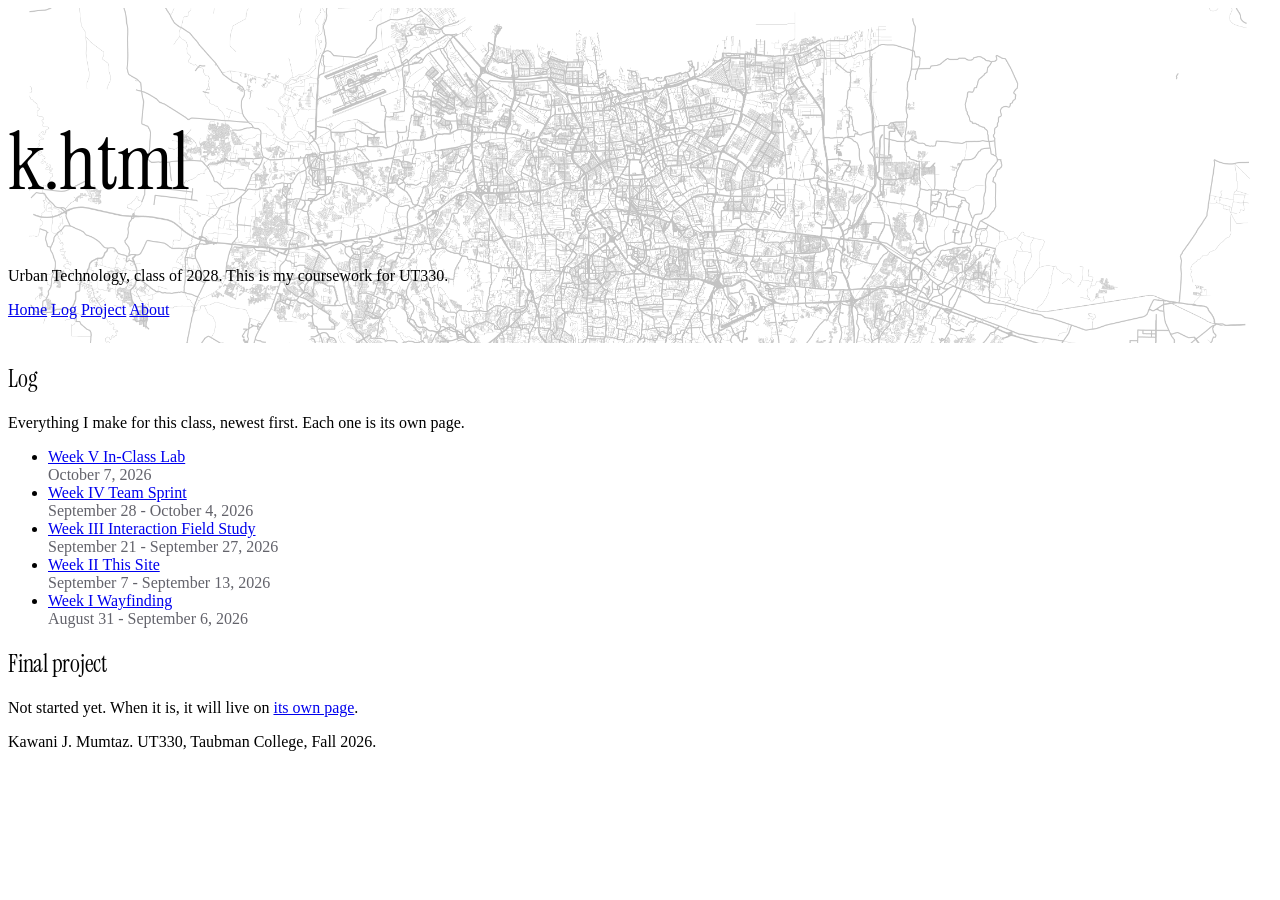
<file: index.html>
<!DOCTYPE html>
<html lang="en">
<head>
<meta charset="utf-8">
<meta name="viewport" content="width=device-width, initial-scale=1">
<title>Kawani Mumtaz — UT330</title>
<meta name="description" content="Coursework for UT330 Interaction Design and Urban Experiences, Taubman College, Fall 2026.">

<!-- Two stylesheets. Order matters. simple.css first, then yours. -->
<link rel="stylesheet" href="https://cdn.simplecss.org/simple.min.css">
<link rel="stylesheet" href="css/custom.css">
</head>

<body>

<header>
  <h1>k.html</h1>
  <p>Urban Technology, class of 2028. This is my coursework for UT330.</p>
  <img class="header-image" src="images/SMAPArtboard 1.png">
  <nav>
    <a href="index.html" aria-current="page">Home</a>
    <a href="entries/index.html">Log</a>
    <a href="project.html">Project</a>
    <a href="about.html">About</a>
  </nav>
</header>

<main>

  <h2>Log</h2>
  <p>Everything I make for this class, newest first. Each one is its own page.</p>

  <ul> 
    <li>
      <a href="entries/Week 5 In-Class Lab.html">Week V In-Class Lab</a><br>
      <time datetime="2026-10-07">October 7, 2026</time>
    </li>
    <li>
      <a href="entries/Week 4 Team Sprint.html">Week IV Team Sprint</a><br>
      <time datetime="2026-09-28 - 2026-10-04">September 28 - October 4, 2026</time>
    </li>
    <li>
      <a href="entries/Week 3 Interaction Field Study.html">Week III Interaction Field Study</a><br>
      <time datetime="2026-09-21 - 2026-09-27">September 21 - September 27, 2026</time>
    </li>
    <li>
      <a href="entries/Week 2 This Site.html">Week II This Site</a><br>
      <time datetime="2026-09-07 - 2026-09-13">September 7 - September 13, 2026</time>
    </li>
    <li>
      <a href="entries/Week 1 Wayfinding.html">Week I Wayfinding</a><br>
      <time datetime="2026-09-11">August 31 - September 6, 2026</time>
    </li>
  </ul>


  <h2>Final project</h2>
  <p>
    Not started yet. When it is, it will live on
    <a href="project.html">its own page</a>.
  </p>

</main>

<footer>
  <p>Kawani J. Mumtaz. UT330, Taubman College, Fall 2026.</p>
</footer>

</body>
</html>
</file>
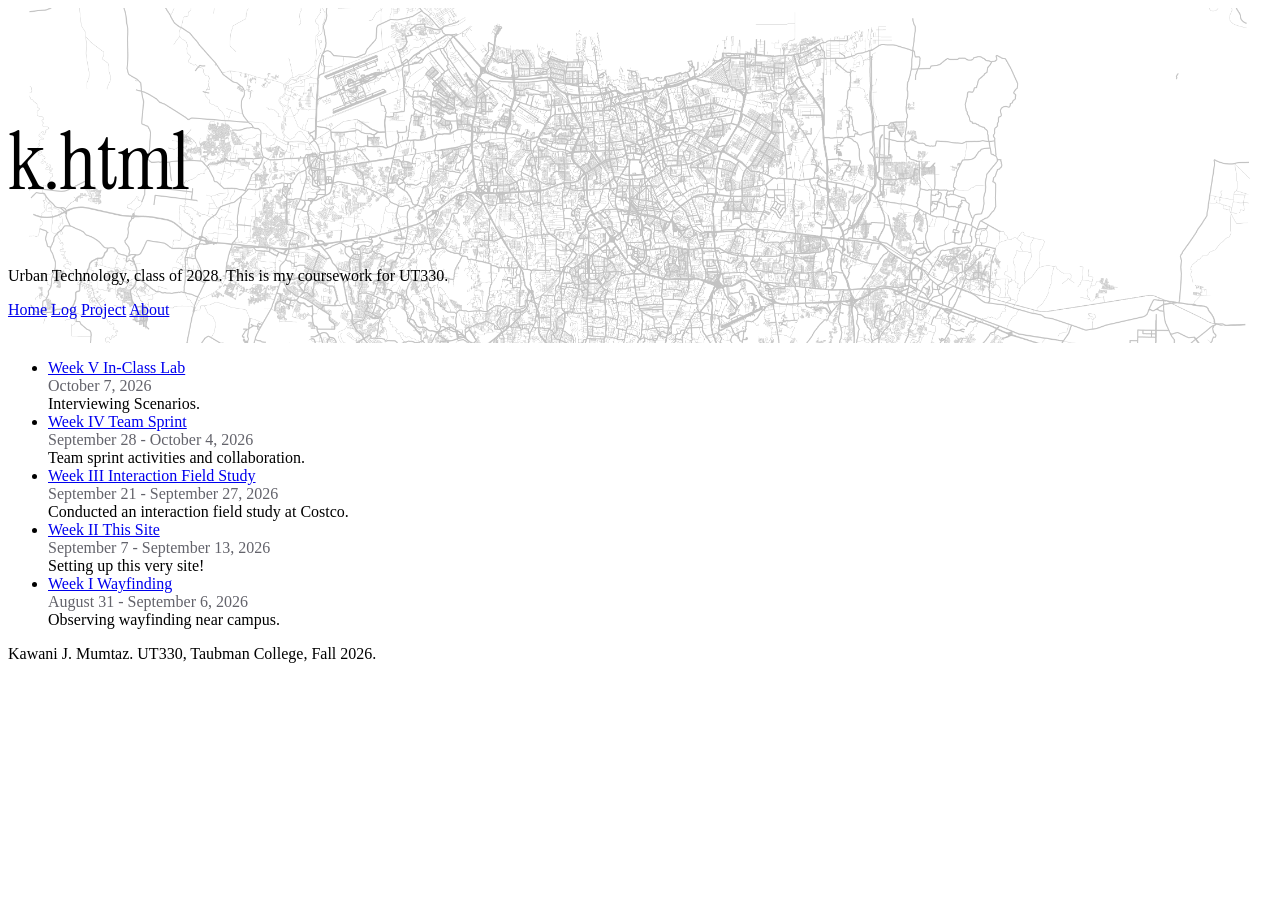
<file: entries/index.html>
<!DOCTYPE html>
<html lang="en">
<head>
<meta charset="utf-8">
<meta name="viewport" content="width=device-width, initial-scale=1">
<title>Log — Kawani Mumtaz</title>
<link rel="stylesheet" href="https://cdn.simplecss.org/simple.min.css">
<link rel="stylesheet" href="../css/custom.css">
</head>

<body>

<header>
  <h1>k.html</h1>
  <p>Urban Technology, class of 2028. This is my coursework for UT330.</p>
  <img class="header-image" src="../images/SMAPArtboard 1.png">
  <nav>
    <a href="../index.html">Home</a>
    <a href="index.html" aria-current="page">Log</a>
    <a href="../project.html">Project</a>
    <a href="../about.html">About</a>
  </nav>
</header>

<main>

  <!-- =====================================================
       ADDING A NEW ENTRY, every time:

       1. duplicate _TEMPLATE.html
       2. rename it  YYYY-MM-DD-short-title.html
       3. write it
       4. add a link to it at the TOP of the list below
       5. add a link on the home page too
       ===================================================== -->

  <ul>
    <li>
      <a href="Week 5 In-Class Lab.html">Week V In-Class Lab</a><br>
      <time datetime="2026-10-07">October 7, 2026</time>
      <br> Interviewing Scenarios.
    </li>
    <li>
      <a href="Week 4 Team Sprint.html">Week IV Team Sprint</a><br>
      <time datetime="2026-09-28 - 2026-10-04">September 28 - October 4, 2026</time>
      <br> Team sprint activities and collaboration.
    </li>
    <li>
      <a href="Week 3 Interaction Field Study.html">Week III Interaction Field Study</a><br>
      <time datetime="2026-09-21 - 2026-09-27">September 21 - September 27, 2026</time>
      <br> Conducted an interaction field study at Costco.
    </li>
    <li>
      <a href="Week 2 This Site.html">Week II This Site</a><br>
      <time datetime="2026-09-07 - 2026-09-13">September 7 - September 13, 2026</time>
      <br> Setting up this very site!
    </li>
    <li>
      <a href="Week 1 Wayfinding.html">Week I Wayfinding</a><br>
      <time datetime="2026-09-11">August 31 - September 6, 2026</time>
      <br> Observing wayfinding near campus.
    </li>
    
  </ul>

</main>

<footer>
  <p>Kawani J. Mumtaz. UT330, Taubman College, Fall 2026.</p>
</footer>

</body>
</html>
</file>
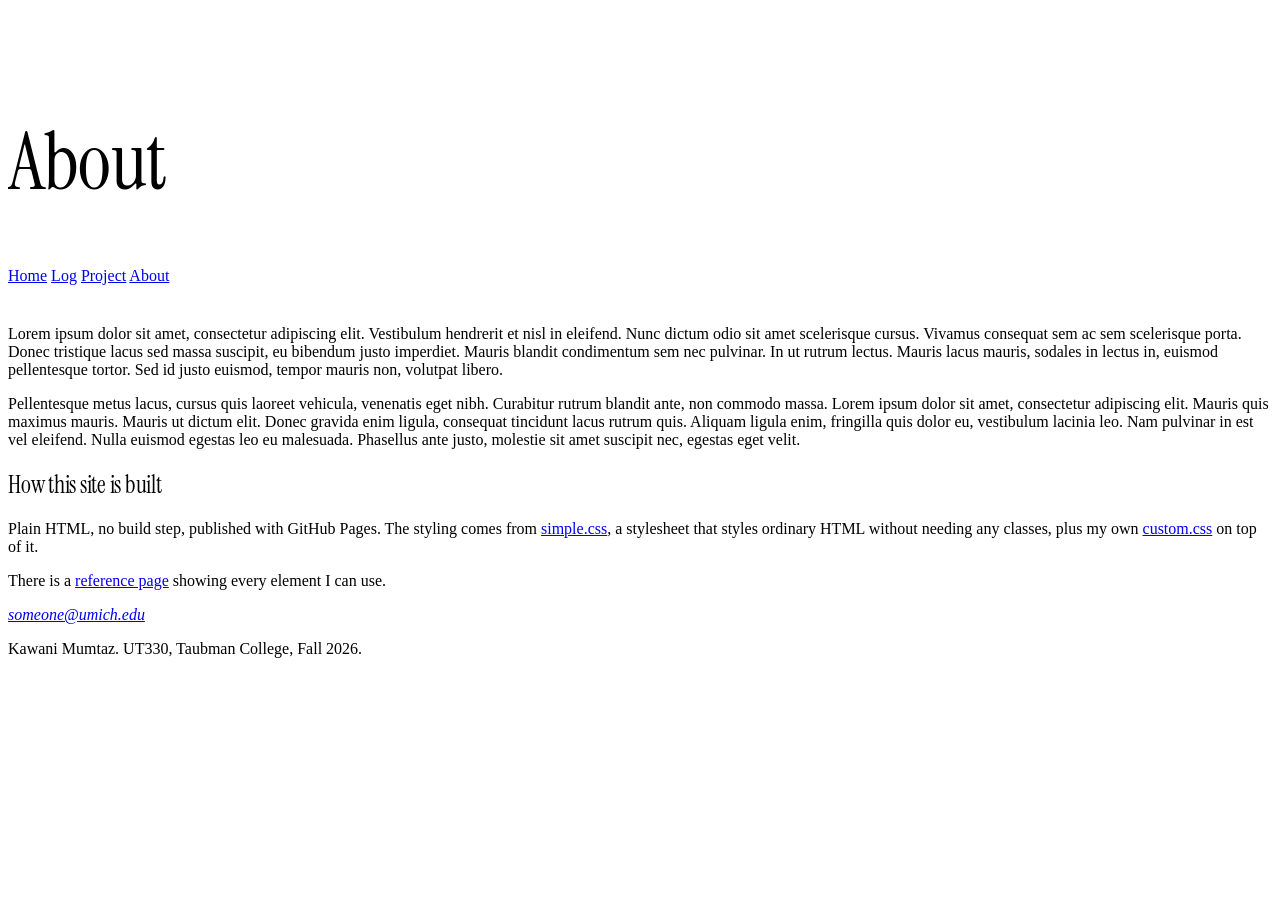
<file: about.html>
<!DOCTYPE html>
<html lang="en">
<head>
<meta charset="utf-8">
<meta name="viewport" content="width=device-width, initial-scale=1">
<title>About — Kawani Mumtaz</title>
<meta name="description" content="About Kawani Mumtaz and this site.">
<link rel="stylesheet" href="https://cdn.simplecss.org/simple.min.css">
<link rel="stylesheet" href="css/custom.css">
</head>

<body>

<header>
  <h1>About</h1>
  <nav>
    <a href="index.html">Home</a>
    <a href="entries/index.html">Log</a>
    <a href="project.html">Project</a>
    <a href="about.html" aria-current="page">About</a>
  </nav>
</header>

<main>

  <p>
    Lorem ipsum dolor sit amet, consectetur adipiscing elit. Vestibulum hendrerit et nisl in eleifend. Nunc dictum odio sit amet scelerisque cursus. Vivamus consequat sem ac sem scelerisque porta. Donec tristique lacus sed massa suscipit, eu bibendum justo imperdiet. Mauris blandit condimentum sem nec pulvinar. In ut rutrum lectus. Mauris lacus mauris, sodales in lectus in, euismod pellentesque tortor. Sed id justo euismod, tempor mauris non, volutpat libero.
  </p>

  <p>
    Pellentesque metus lacus, cursus quis laoreet vehicula, venenatis eget nibh. Curabitur rutrum blandit ante, non commodo massa. Lorem ipsum dolor sit amet, consectetur adipiscing elit. Mauris quis maximus mauris. Mauris ut dictum elit. Donec gravida enim ligula, consequat tincidunt lacus rutrum quis. Aliquam ligula enim, fringilla quis dolor eu, vestibulum lacinia leo. Nam pulvinar in est vel eleifend. Nulla euismod egestas leo eu malesuada. Phasellus ante justo, molestie sit amet suscipit nec, egestas eget velit.
  </p>

  <h2>How this site is built</h2>

  <p>
    Plain HTML, no build step, published with GitHub Pages. The styling comes
    from <a href="https://simplecss.org">simple.css</a>, a stylesheet that
    styles ordinary HTML without needing any classes, plus my own
    <a href="css/custom.css">custom.css</a> on top of it.
  </p>

  <p>
    There is a <a href="kitchen-sink.html">reference page</a> showing every
    element I can use.
  </p>

  <address>
    <a href="mailto:someone@umich.edu">someone@umich.edu</a>
  </address>

</main>

<footer>
  <p>Kawani Mumtaz. UT330, Taubman College, Fall 2026.</p>
</footer>

</body>
</html>
</file>
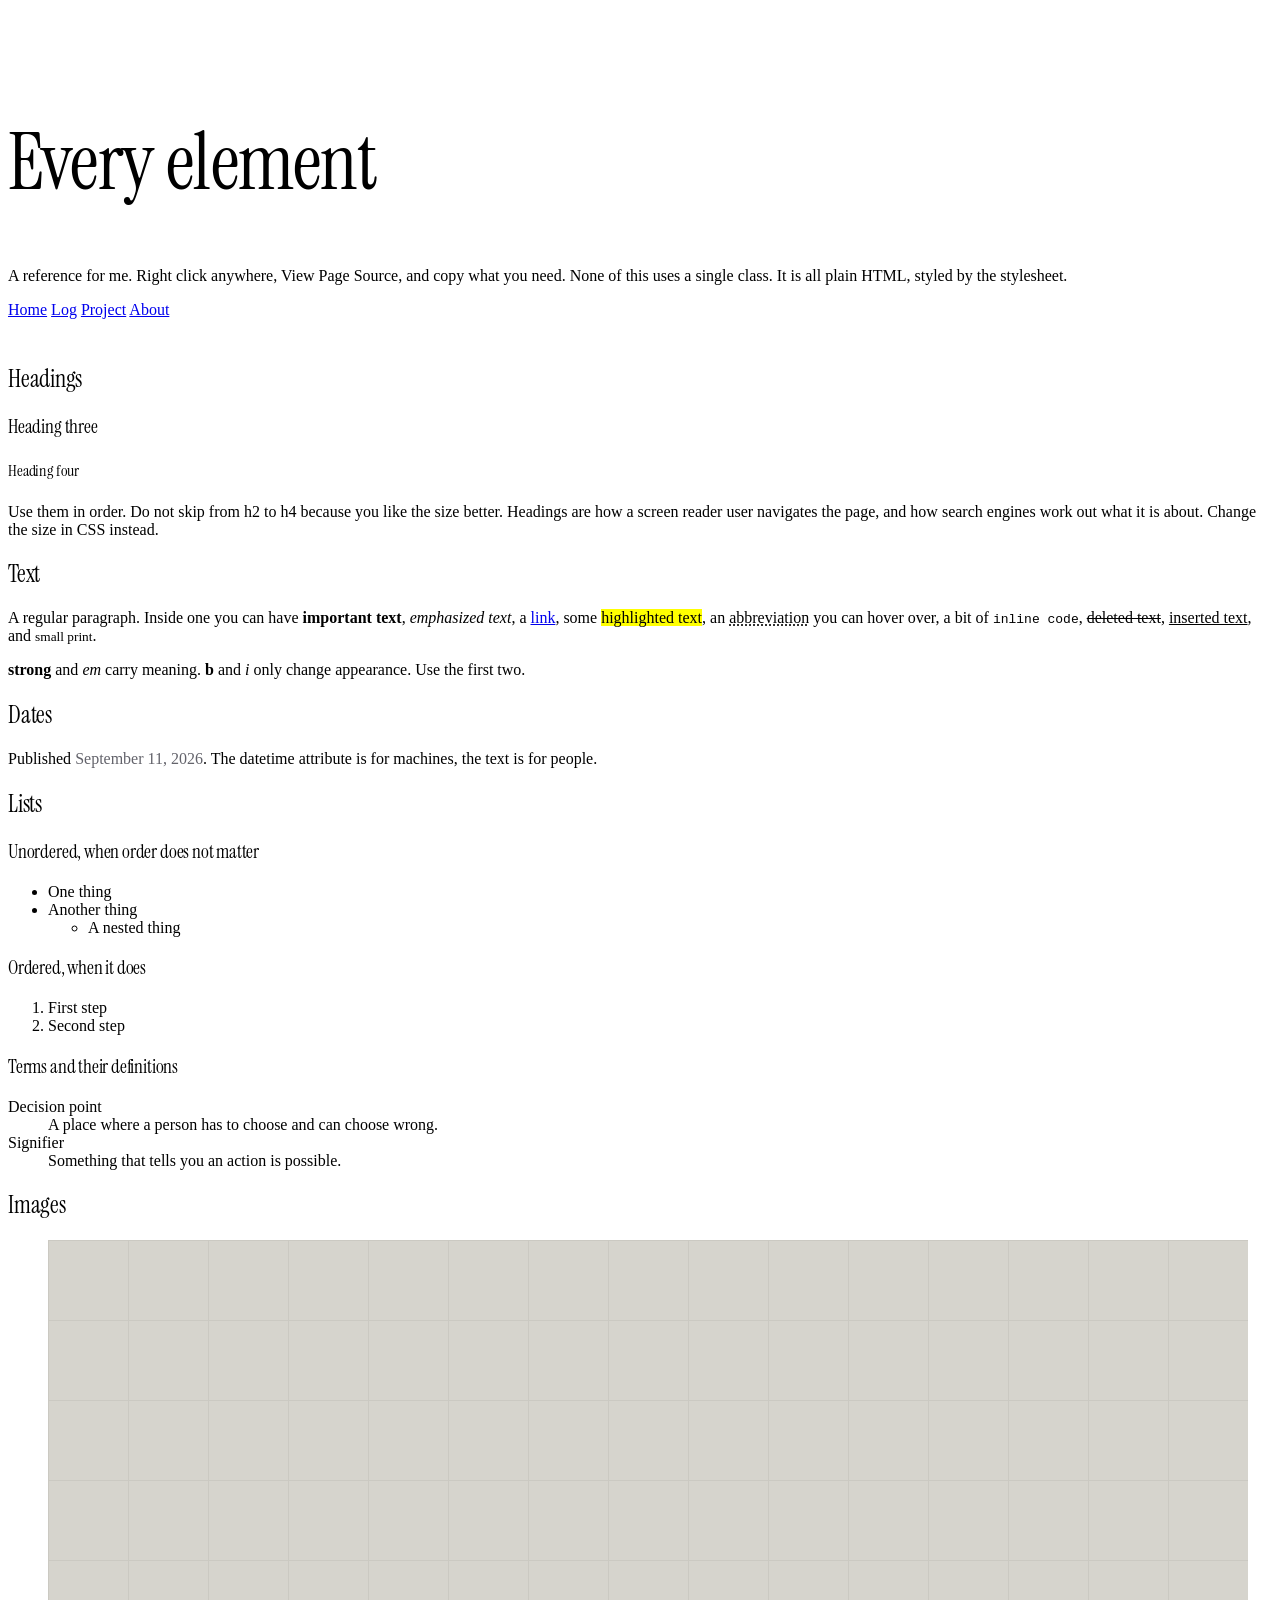
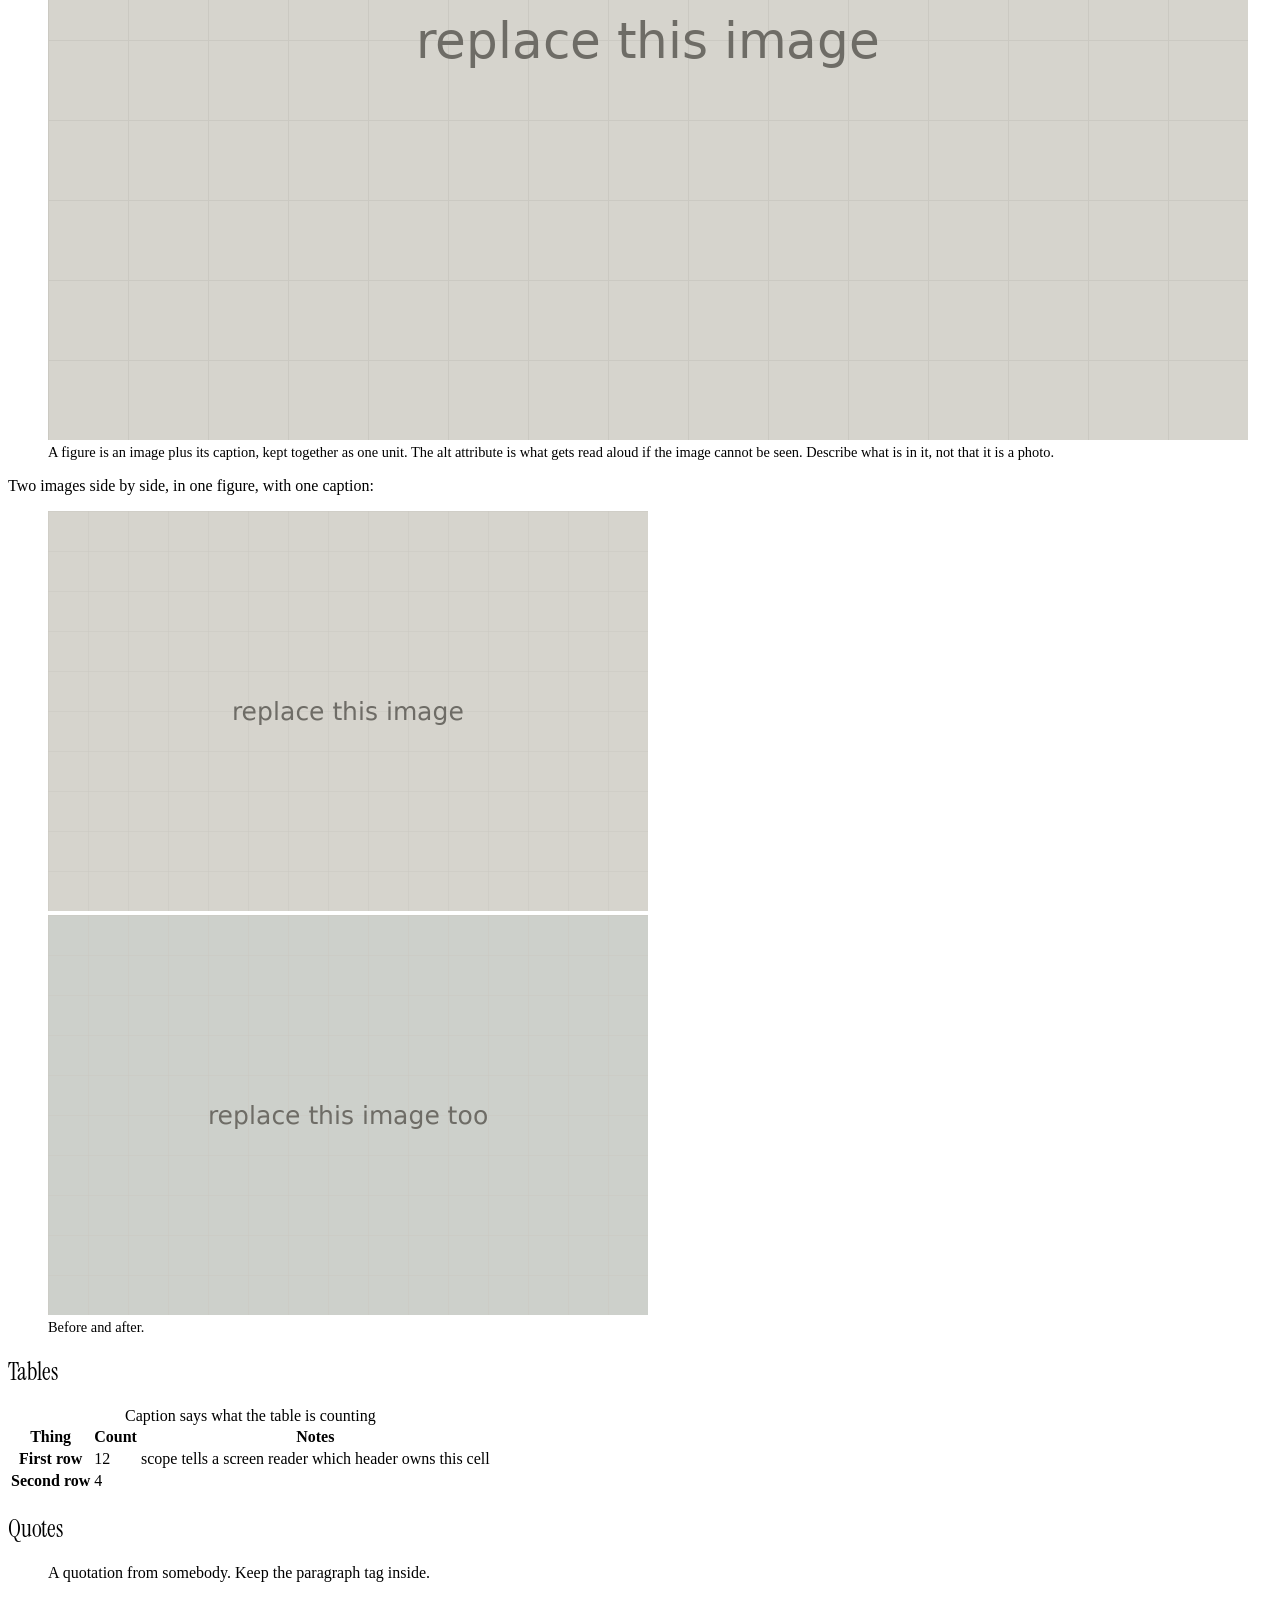
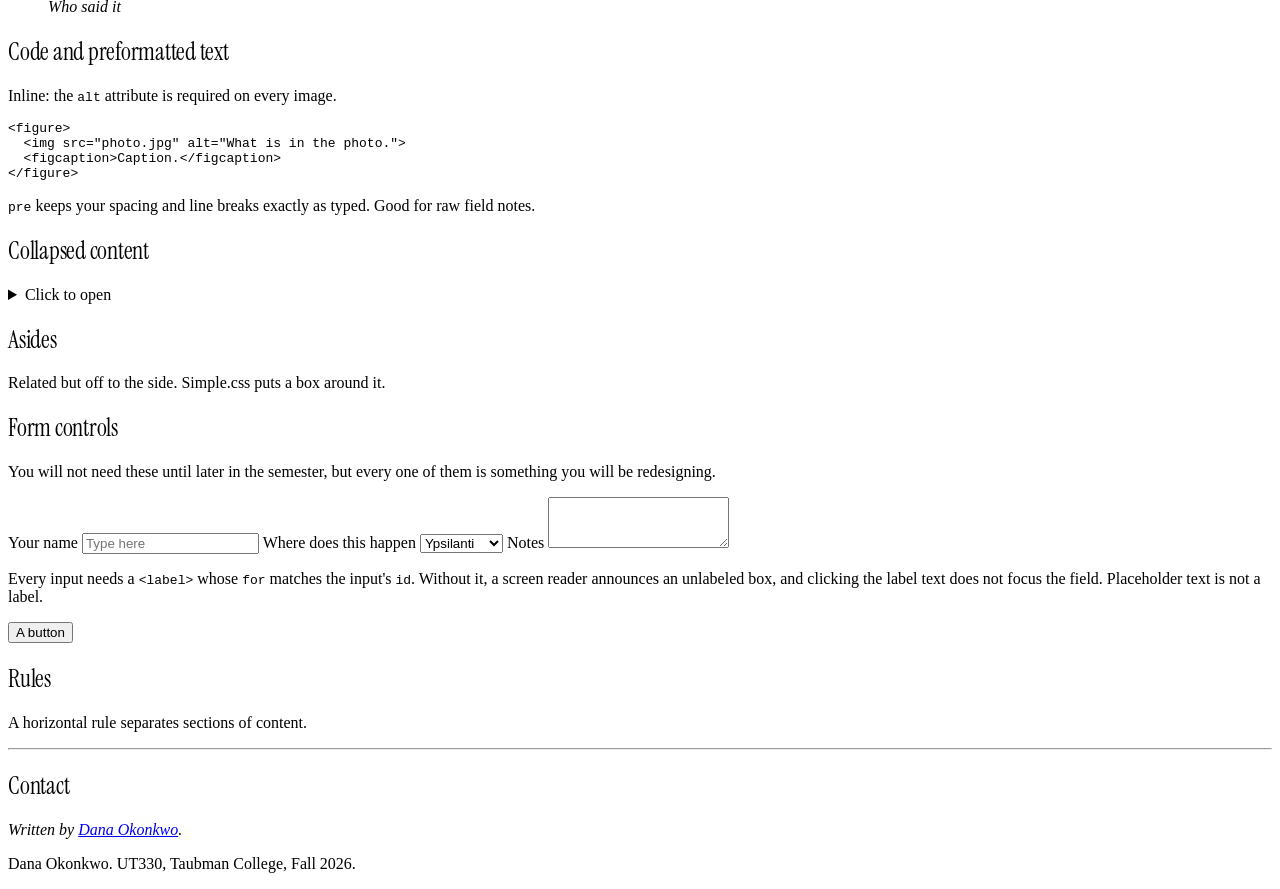
<file: kitchen-sink.html>
<!DOCTYPE html>
<html lang="en">
<head>
<meta charset="utf-8">
<meta name="viewport" content="width=device-width, initial-scale=1">
<title>Every element — Dana Okonkwo</title>
<meta name="description" content="A reference page showing every HTML element this site can use.">
<link rel="stylesheet" href="https://cdn.simplecss.org/simple.min.css">
<link rel="stylesheet" href="css/custom.css">
</head>

<body>

<header>
  <h1>Every element</h1>
  <p>
    A reference for me. Right click anywhere, View Page Source, and copy what
    you need. None of this uses a single class. It is all plain HTML, styled by
    the stylesheet.
  </p>
  <nav>
    <a href="index.html">Home</a>
    <a href="entries/index.html">Log</a>
    <a href="project.html">Project</a>
    <a href="about.html">About</a>
  </nav>
</header>

<main>

<h2>Headings</h2>
<h3>Heading three</h3>
<h4>Heading four</h4>
<p>
  Use them in order. Do not skip from h2 to h4 because you like the size
  better. Headings are how a screen reader user navigates the page, and how
  search engines work out what it is about. Change the size in CSS instead.
</p>


<h2>Text</h2>
<p>
  A regular paragraph. Inside one you can have <strong>important text</strong>,
  <em>emphasized text</em>, a <a href="#">link</a>, some
  <mark>highlighted text</mark>, an <abbr title="Ypsilanti Community Utilities
  Authority">abbreviation</abbr> you can hover over, a bit of
  <code>inline code</code>, <del>deleted text</del>, <ins>inserted text</ins>,
  and <small>small print</small>.
</p>

<p>
  <strong>strong</strong> and <em>em</em> carry meaning. <b>b</b> and <i>i</i>
  only change appearance. Use the first two.
</p>


<h2>Dates</h2>
<p>
  Published <time datetime="2026-09-11">September 11, 2026</time>.
  The datetime attribute is for machines, the text is for people.
</p>


<h2>Lists</h2>

<h3>Unordered, when order does not matter</h3>
<ul>
  <li>One thing</li>
  <li>Another thing
    <ul>
      <li>A nested thing</li>
    </ul>
  </li>
</ul>

<h3>Ordered, when it does</h3>
<ol>
  <li>First step</li>
  <li>Second step</li>
</ol>

<h3>Terms and their definitions</h3>
<dl>
  <dt>Decision point</dt>
  <dd>A place where a person has to choose and can choose wrong.</dd>

  <dt>Signifier</dt>
  <dd>Something that tells you an action is possible.</dd>
</dl>


<h2>Images</h2>

<figure>
  <img src="images/placeholder.png"
       width="1200" height="800"
       alt="A gray placeholder rectangle.">
  <figcaption>
    A figure is an image plus its caption, kept together as one unit. The alt
    attribute is what gets read aloud if the image cannot be seen. Describe what
    is in it, not that it is a photo.
  </figcaption>
</figure>

<p>
  Two images side by side, in one figure, with one caption:
</p>

<figure>
  <img src="images/placeholder.png" width="600" height="400" alt="Before.">
  <img src="images/placeholder-2.png" width="600" height="400" alt="After.">
  <figcaption>Before and after.</figcaption>
</figure>


<h2>Tables</h2>

<table>
  <caption>Caption says what the table is counting</caption>
  <thead>
    <tr>
      <th scope="col">Thing</th>
      <th scope="col">Count</th>
      <th scope="col">Notes</th>
    </tr>
  </thead>
  <tbody>
    <tr>
      <th scope="row">First row</th>
      <td>12</td>
      <td>scope tells a screen reader which header owns this cell</td>
    </tr>
    <tr>
      <th scope="row">Second row</th>
      <td>4</td>
      <td></td>
    </tr>
  </tbody>
</table>


<h2>Quotes</h2>

<blockquote>
  <p>A quotation from somebody. Keep the paragraph tag inside.</p>
  <cite>Who said it</cite>
</blockquote>


<h2>Code and preformatted text</h2>

<p>Inline: the <code>alt</code> attribute is required on every image.</p>

<pre><code>&lt;figure&gt;
  &lt;img src="photo.jpg" alt="What is in the photo."&gt;
  &lt;figcaption&gt;Caption.&lt;/figcaption&gt;
&lt;/figure&gt;</code></pre>

<p>
  <code>pre</code> keeps your spacing and line breaks exactly as typed. Good for
  raw field notes.
</p>


<h2>Collapsed content</h2>

<details>
  <summary>Click to open</summary>
  <p>
    Hidden until someone asks for it. No JavaScript. Useful for long notes,
    transcripts, or anything that would otherwise bury the page.
  </p>
</details>


<h2>Asides</h2>

<aside>
  <p>Related but off to the side. Simple.css puts a box around it.</p>
</aside>


<h2>Form controls</h2>

<p>
  You will not need these until later in the semester, but every one of them is
  something you will be redesigning.
</p>

<label for="name">Your name</label>
<input type="text" id="name" name="name" placeholder="Type here">

<label for="where">Where does this happen</label>
<select id="where" name="where">
  <option>Ypsilanti</option>
  <option>Ann Arbor</option>
  <option>Detroit</option>
</select>

<label for="notes">Notes</label>
<textarea id="notes" name="notes" rows="3"></textarea>

<p>
  Every input needs a <code>&lt;label&gt;</code> whose <code>for</code> matches
  the input's <code>id</code>. Without it, a screen reader announces an unlabeled
  box, and clicking the label text does not focus the field. Placeholder text is
  not a label.
</p>

<button>A button</button>


<h2>Rules</h2>
<p>A horizontal rule separates sections of content.</p>
<hr>


<h2>Contact</h2>
<address>
  Written by <a href="mailto:someone@umich.edu">Dana Okonkwo</a>.
</address>

</main>

<footer>
  <p>Dana Okonkwo. UT330, Taubman College, Fall 2026.</p>
</footer>

</body>
</html>
</file>
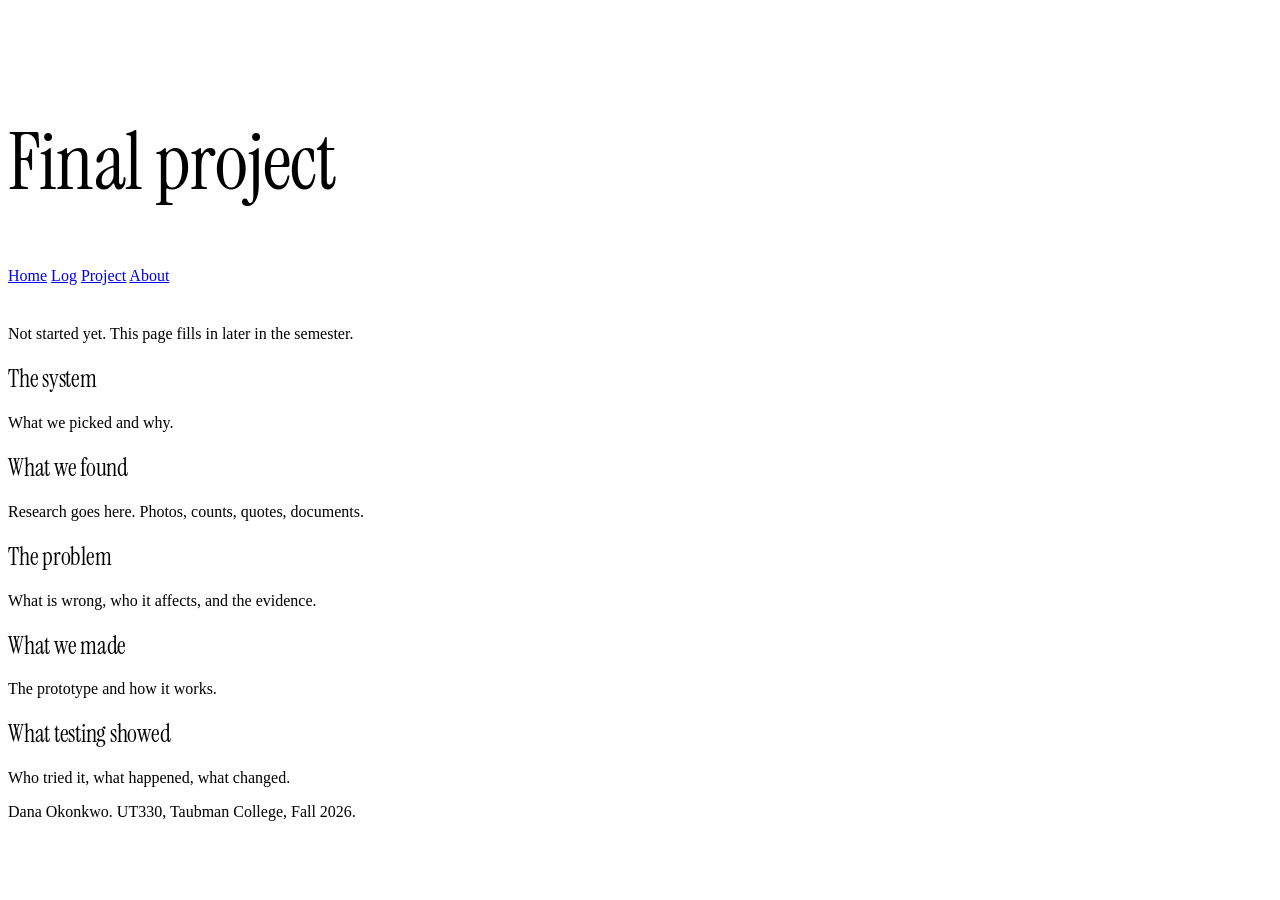
<file: project.html>
<!DOCTYPE html>
<html lang="en">
<head>
<meta charset="utf-8">
<meta name="viewport" content="width=device-width, initial-scale=1">
<title>Final project — Dana Okonkwo</title>
<meta name="description" content="Final project for UT330.">
<link rel="stylesheet" href="https://cdn.simplecss.org/simple.min.css">
<link rel="stylesheet" href="css/custom.css">
</head>

<body>

<header>
  <h1>Final project</h1>
  <nav>
    <a href="index.html">Home</a>
    <a href="entries/index.html">Log</a>
    <a href="project.html" aria-current="page">Project</a>
    <a href="about.html">About</a>
  </nav>
</header>

<main>

  <p>Not started yet. This page fills in later in the semester.</p>

  <h2>The system</h2>
  <p>What we picked and why.</p>

  <h2>What we found</h2>
  <p>Research goes here. Photos, counts, quotes, documents.</p>

  <h2>The problem</h2>
  <p>What is wrong, who it affects, and the evidence.</p>

  <h2>What we made</h2>
  <p>The prototype and how it works.</p>

  <h2>What testing showed</h2>
  <p>Who tried it, what happened, what changed.</p>

</main>

<footer>
  <p>Dana Okonkwo. UT330, Taubman College, Fall 2026.</p>
</footer>

</body>
</html>
</file>
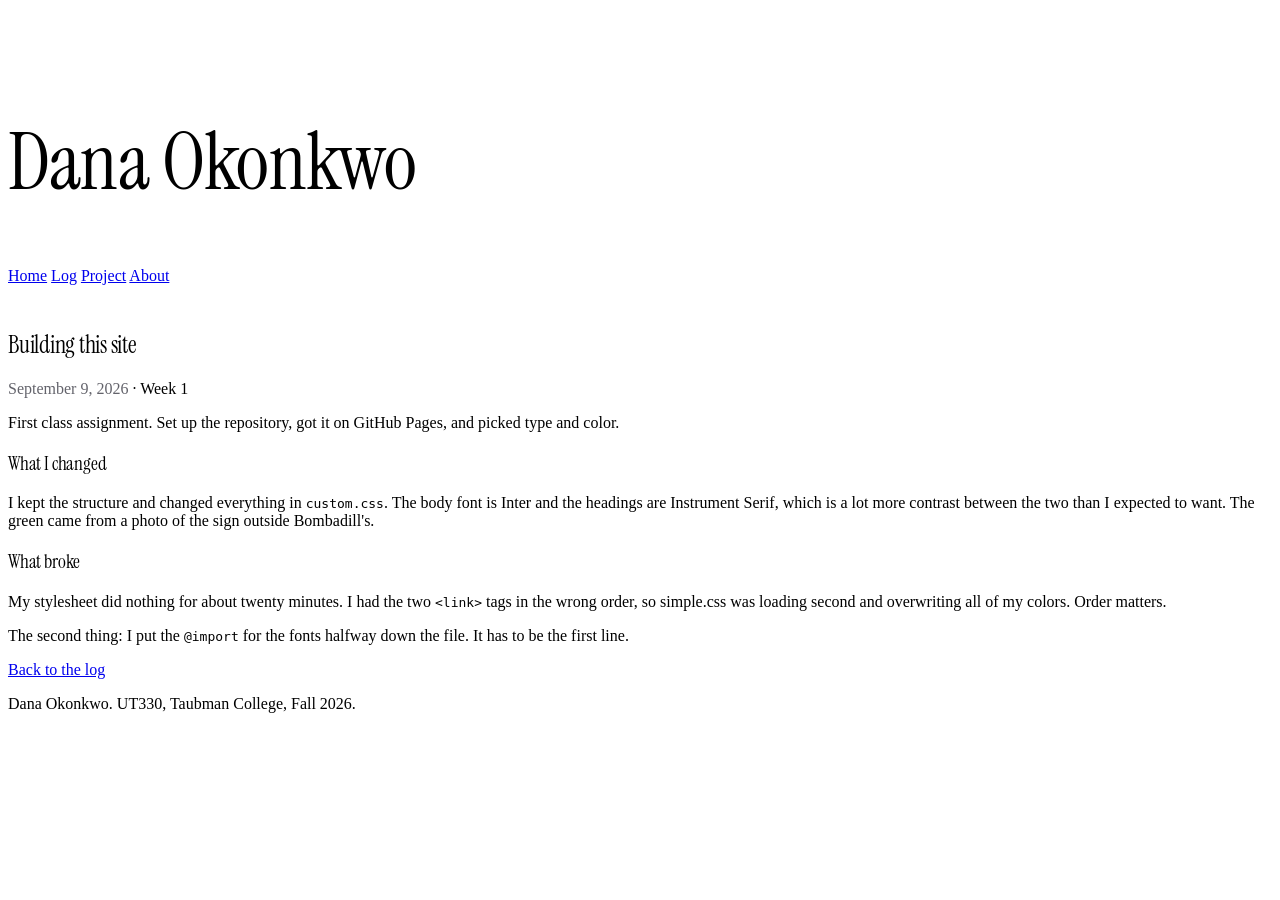
<file: entries/2026-09-09-first-site.html>
<!DOCTYPE html>
<html lang="en">
<head>
<meta charset="utf-8">
<meta name="viewport" content="width=device-width, initial-scale=1">
<title>Building this site — Dana Okonkwo</title>
<meta name="description" content="Notes on setting up the semester site.">
<link rel="stylesheet" href="https://cdn.simplecss.org/simple.min.css">
<link rel="stylesheet" href="../css/custom.css">
</head>

<body>

<header>
  <h1>Dana Okonkwo</h1>
  <nav>
    <a href="../index.html">Home</a>
    <a href="index.html" aria-current="page">Log</a>
    <a href="../project.html">Project</a>
    <a href="../about.html">About</a>
  </nav>
</header>

<main>

<article>

  <h2>Building this site</h2>
  <p><time datetime="2026-09-09">September 9, 2026</time> · Week 1</p>

  <p>
    First class assignment. Set up the repository, got it on GitHub Pages, and
    picked type and color.
  </p>

  <h3>What I changed</h3>

  <p>
    I kept the structure and changed everything in <code>custom.css</code>. The
    body font is Inter and the headings are Instrument Serif, which is a lot
    more contrast between the two than I expected to want. The green came from
    a photo of the sign outside Bombadill's.
  </p>

  <h3>What broke</h3>

  <p>
    My stylesheet did nothing for about twenty minutes. I had the two
    <code>&lt;link&gt;</code> tags in the wrong order, so simple.css was
    loading second and overwriting all of my colors. Order matters.
  </p>

  <p>
    The second thing: I put the <code>@import</code> for the fonts halfway down
    the file. It has to be the first line.
  </p>

  <p><a href="index.html">Back to the log</a></p>

</article>

</main>

<footer>
  <p>Dana Okonkwo. UT330, Taubman College, Fall 2026.</p>
</footer>

</body>
</html>
</file>
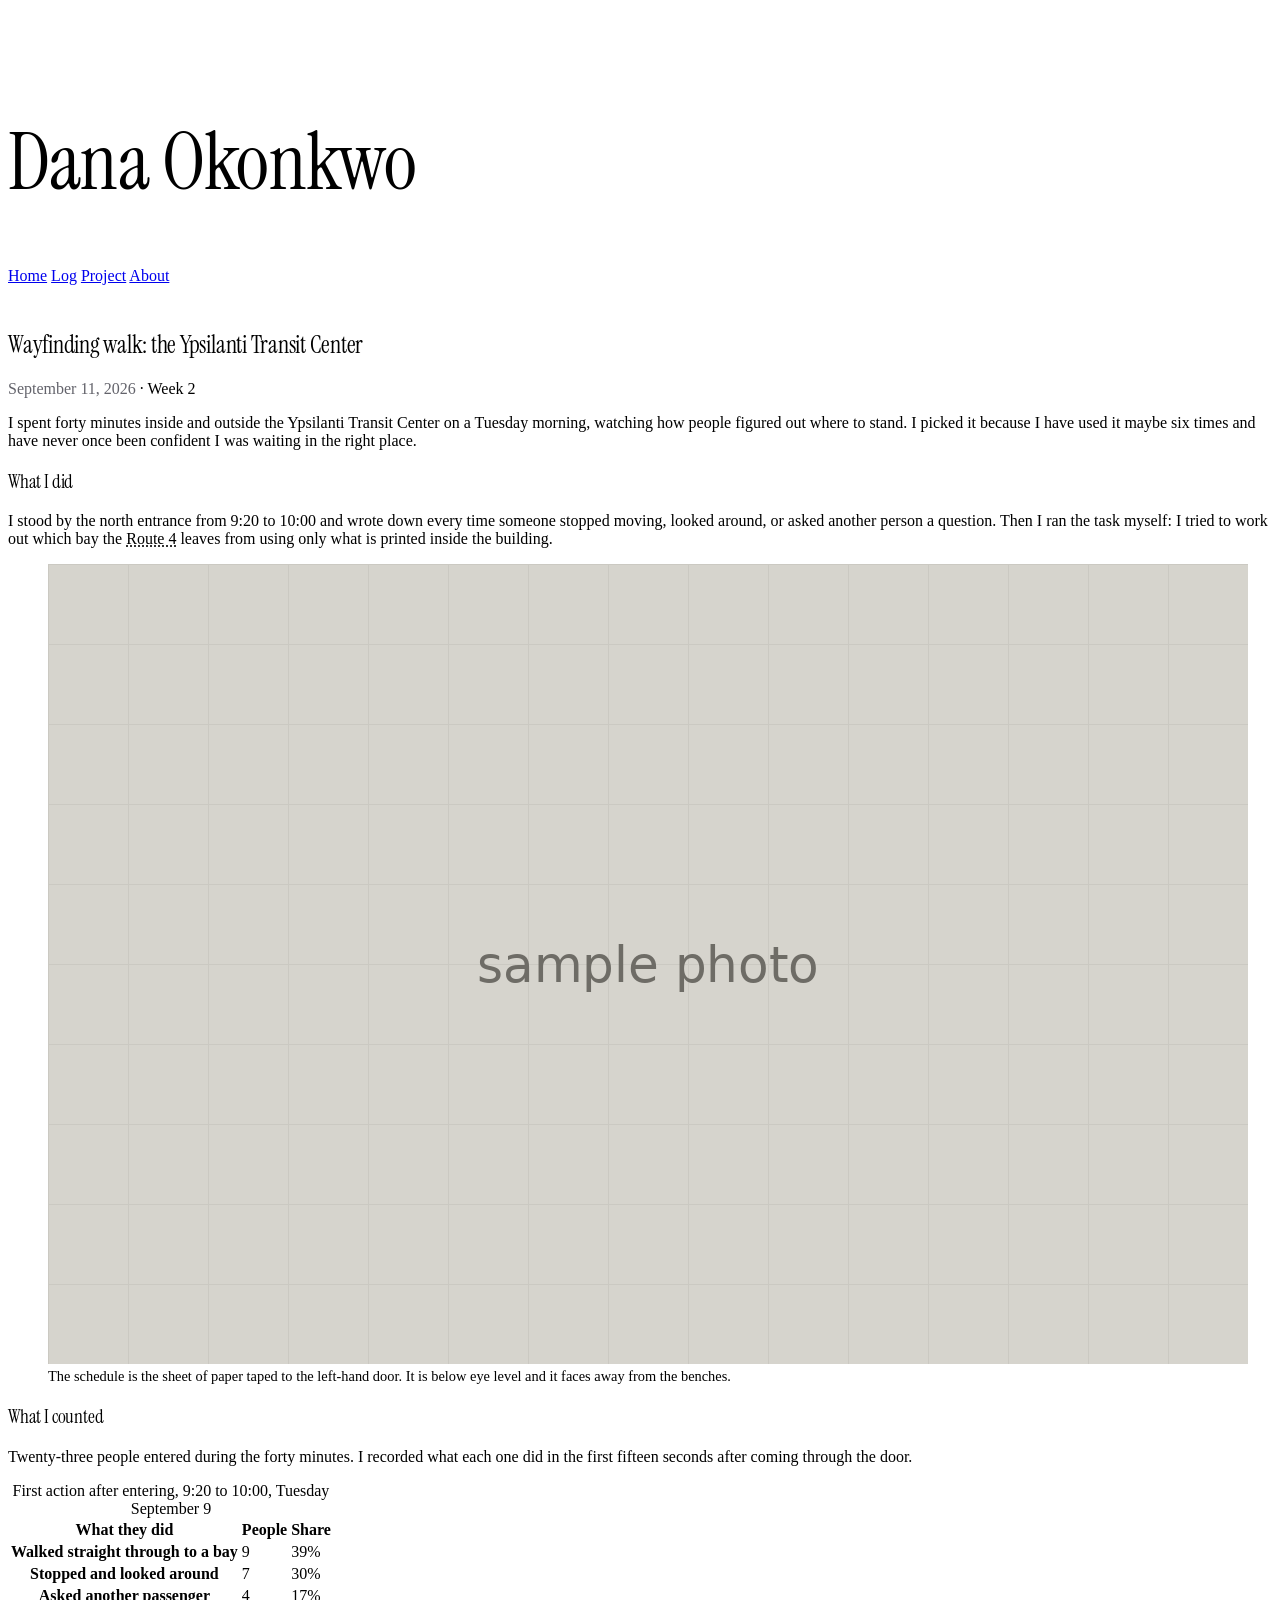
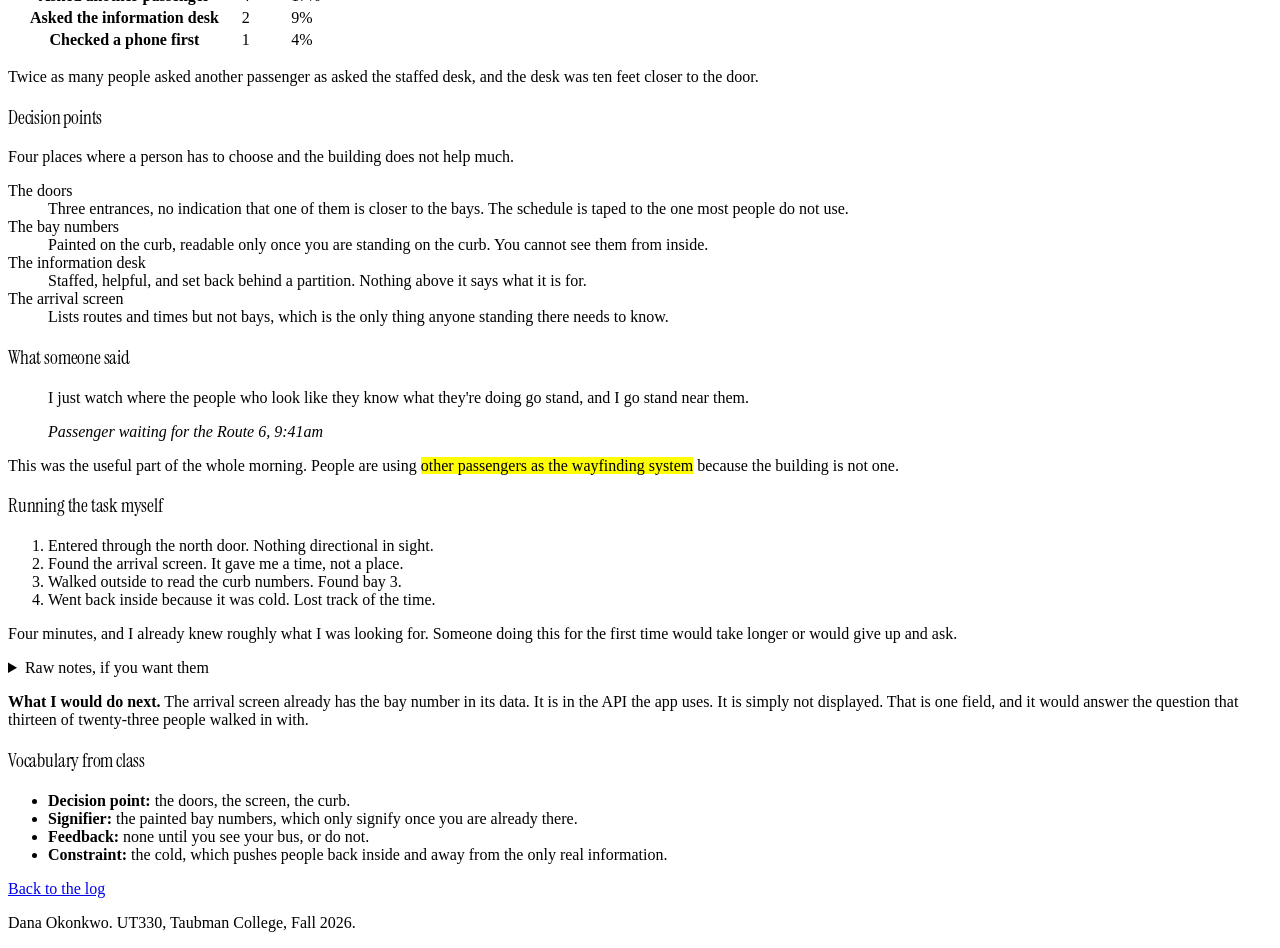
<file: entries/2026-09-11-wayfinding-walk.html>
<!DOCTYPE html>
<html lang="en">
<head>
<meta charset="utf-8">
<meta name="viewport" content="width=device-width, initial-scale=1">
<title>Wayfinding walk: the Ypsilanti Transit Center — Dana Okonkwo</title>
<meta name="description" content="Field notes from forty minutes of observation at the Ypsilanti Transit Center.">

<!-- Two dots at the start of a path means go up one folder.
     This file is inside /entries/, and css/ is outside it. -->
<link rel="stylesheet" href="https://cdn.simplecss.org/simple.min.css">
<link rel="stylesheet" href="../css/custom.css">
</head>

<body>

<header>
  <h1>Dana Okonkwo</h1>
  <nav>
    <a href="../index.html">Home</a>
    <a href="index.html" aria-current="page">Log</a>
    <a href="../project.html">Project</a>
    <a href="../about.html">About</a>
  </nav>
</header>

<main>

<article>

  <h2>Wayfinding walk: the Ypsilanti Transit Center</h2>
  <p><time datetime="2026-09-11">September 11, 2026</time> · Week 2</p>

  <p>
    I spent forty minutes inside and outside the Ypsilanti Transit Center on a
    Tuesday morning, watching how people figured out where to stand. I picked it
    because I have used it maybe six times and have never once been confident I
    was waiting in the right place.
  </p>


  <h3>What I did</h3>

  <p>
    I stood by the north entrance from 9:20 to 10:00 and wrote down every time
    someone stopped moving, looked around, or asked another person a question.
    Then I ran the task myself: I tried to work out which bay the
    <abbr title="Route 4, Ypsilanti to Ann Arbor via Washtenaw Avenue">Route 4</abbr>
    leaves from using only what is printed inside the building.
  </p>

  <figure>
    <img src="../images/transit-center-interior.png"
         width="1200" height="800"
         alt="The interior waiting area of the transit center. Rows of metal benches face a
              set of glass doors. A small printed schedule is taped to the left door at
              roughly waist height.">
    <figcaption>
      The schedule is the sheet of paper taped to the left-hand door. It is below
      eye level and it faces away from the benches.
    </figcaption>
  </figure>


  <h3>What I counted</h3>

  <p>
    Twenty-three people entered during the forty minutes. I recorded what each one
    did in the first fifteen seconds after coming through the door.
  </p>

  <table>
    <caption>First action after entering, 9:20 to 10:00, Tuesday September 9</caption>
    <thead>
      <tr>
        <th scope="col">What they did</th>
        <th scope="col">People</th>
        <th scope="col">Share</th>
      </tr>
    </thead>
    <tbody>
      <tr>
        <th scope="row">Walked straight through to a bay</th>
        <td>9</td>
        <td>39%</td>
      </tr>
      <tr>
        <th scope="row">Stopped and looked around</th>
        <td>7</td>
        <td>30%</td>
      </tr>
      <tr>
        <th scope="row">Asked another passenger</th>
        <td>4</td>
        <td>17%</td>
      </tr>
      <tr>
        <th scope="row">Asked the information desk</th>
        <td>2</td>
        <td>9%</td>
      </tr>
      <tr>
        <th scope="row">Checked a phone first</th>
        <td>1</td>
        <td>4%</td>
      </tr>
    </tbody>
  </table>

  <p>
    Twice as many people asked another passenger as asked the staffed desk, and
    the desk was ten feet closer to the door.
  </p>


  <h3>Decision points</h3>

  <p>Four places where a person has to choose and the building does not help much.</p>

  <dl>
    <dt>The doors</dt>
    <dd>
      Three entrances, no indication that one of them is closer to the bays. The
      schedule is taped to the one most people do not use.
    </dd>

    <dt>The bay numbers</dt>
    <dd>
      Painted on the curb, readable only once you are standing on the curb. You
      cannot see them from inside.
    </dd>

    <dt>The information desk</dt>
    <dd>
      Staffed, helpful, and set back behind a partition. Nothing above it says
      what it is for.
    </dd>

    <dt>The arrival screen</dt>
    <dd>
      Lists routes and times but not bays, which is the only thing anyone
      standing there needs to know.
    </dd>
  </dl>


  <h3>What someone said</h3>

  <blockquote>
    <p>
      I just watch where the people who look like they know what they're doing
      go stand, and I go stand near them.
    </p>
    <cite>Passenger waiting for the Route 6, 9:41am</cite>
  </blockquote>

  <p>
    This was the useful part of the whole morning. People are using
    <mark>other passengers as the wayfinding system</mark> because the building
    is not one.
  </p>


  <h3>Running the task myself</h3>

  <ol>
    <li>Entered through the north door. Nothing directional in sight.</li>
    <li>Found the arrival screen. It gave me a time, not a place.</li>
    <li>Walked outside to read the curb numbers. Found bay 3.</li>
    <li>Went back inside because it was cold. Lost track of the time.</li>
  </ol>

  <p>
    Four minutes, and I already knew roughly what I was looking for. Someone
    doing this for the first time would take longer or would give up and ask.
  </p>

  <details>
    <summary>Raw notes, if you want them</summary>
    <pre>
9:20  woman, backpack, straight through, no pause
9:22  two men, stop inside door, one points at paper schedule
9:24  older man asks desk. desk points outside. he goes.
9:26  student, phone out, walks to bay 3 without looking up
9:31  woman with stroller stops, turns 360, asks bench
9:33  nobody for a while
9:38  three people enter together, all stop
9:41  quote above
    </pre>
  </details>


  <aside>
    <p>
      <strong>What I would do next.</strong> The arrival screen already has the
      bay number in its data. It is in the API the app uses. It is simply not
      displayed. That is one field, and it would answer the question that
      thirteen of twenty-three people walked in with.
    </p>
  </aside>


  <h3>Vocabulary from class</h3>

  <ul>
    <li><strong>Decision point:</strong> the doors, the screen, the curb.</li>
    <li><strong>Signifier:</strong> the painted bay numbers, which only signify once you are already there.</li>
    <li><strong>Feedback:</strong> none until you see your bus, or do not.</li>
    <li><strong>Constraint:</strong> the cold, which pushes people back inside and away from the only real information.</li>
  </ul>

  <p><a href="index.html">Back to the log</a></p>

</article>

</main>

<footer>
  <p>Dana Okonkwo. UT330, Taubman College, Fall 2026.</p>
</footer>

</body>
</html>
</file>
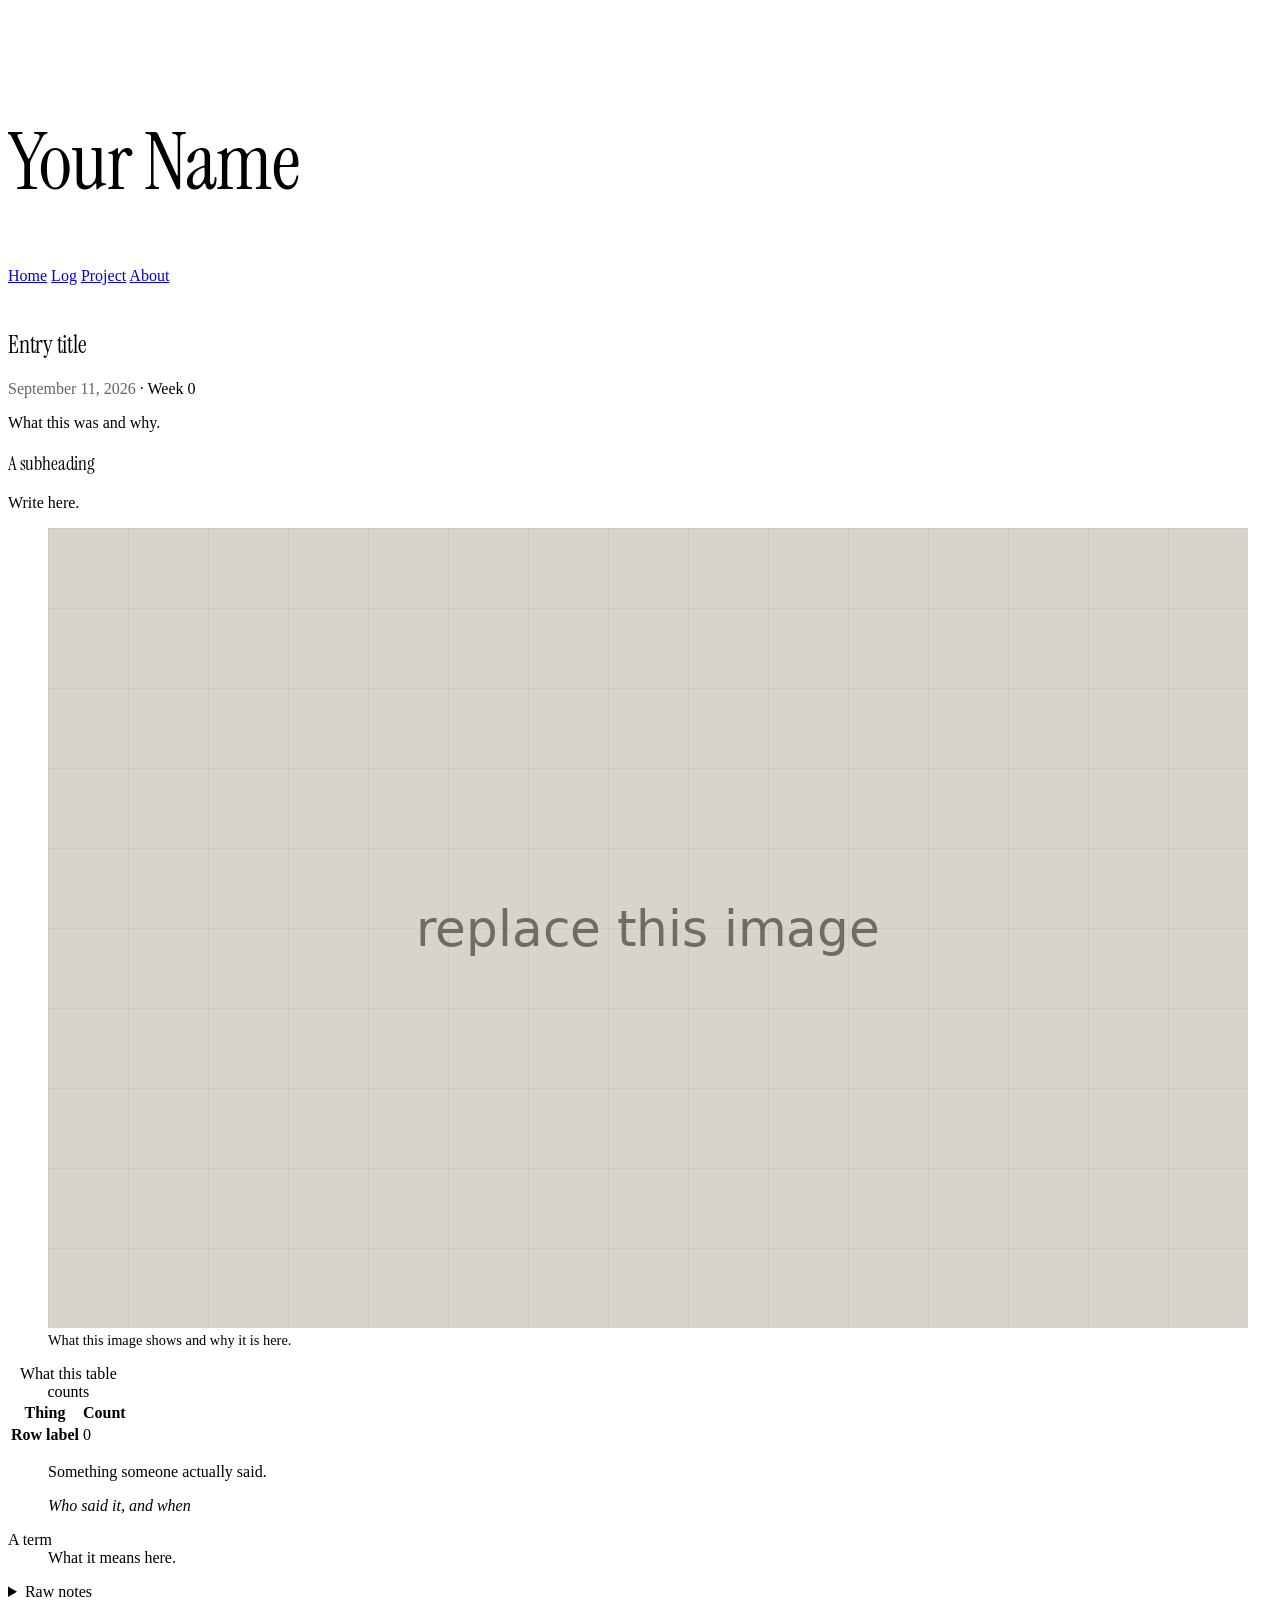
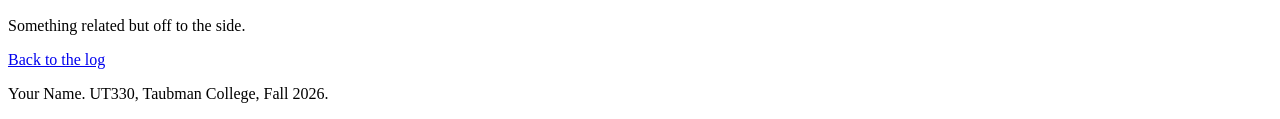
<file: entries/_TEMPLATE.html>
<!DOCTYPE html>
<html lang="en">
<head>
<meta charset="utf-8">
<meta name="viewport" content="width=device-width, initial-scale=1">

<!-- CHANGE: the title, it shows in the browser tab and in search results -->
<title>Entry title — Your Name</title>
<meta name="description" content="One sentence about this entry.">

<link rel="stylesheet" href="https://cdn.simplecss.org/simple.min.css">
<link rel="stylesheet" href="../css/custom.css">
</head>

<body>

<header>
  <h1>Your Name</h1>
  <nav>
    <a href="../index.html">Home</a>
    <a href="index.html" aria-current="page">Log</a>
    <a href="../project.html">Project</a>
    <a href="../about.html">About</a>
  </nav>
</header>

<main>

<article>

  <!-- CHANGE: title and date. The datetime attribute is machine readable,
       the text between the tags is what people see. Both need updating. -->
  <h2>Entry title</h2>
  <p><time datetime="2026-09-11">September 11, 2026</time> · Week 0</p>

  <p>What this was and why.</p>


  <h3>A subheading</h3>

  <p>Write here.</p>


  <!-- IMAGE. alt text describes the image for someone who cannot see it.
       Never leave it empty. width and height stop the page from jumping
       around while the image loads. -->
  <figure>
    <img src="../images/placeholder.png"
         width="1200" height="800"
         alt="Describe what is in this image.">
    <figcaption>What this image shows and why it is here.</figcaption>
  </figure>


  <!-- TABLE. caption says what the table is. scope tells a screen reader
       whether a header belongs to a column or a row. -->
  <table>
    <caption>What this table counts</caption>
    <thead>
      <tr>
        <th scope="col">Thing</th>
        <th scope="col">Count</th>
      </tr>
    </thead>
    <tbody>
      <tr>
        <th scope="row">Row label</th>
        <td>0</td>
      </tr>
    </tbody>
  </table>


  <!-- QUOTE -->
  <blockquote>
    <p>Something someone actually said.</p>
    <cite>Who said it, and when</cite>
  </blockquote>


  <!-- LIST OF TERMS -->
  <dl>
    <dt>A term</dt>
    <dd>What it means here.</dd>
  </dl>


  <!-- COLLAPSED BY DEFAULT. Good for raw notes nobody needs to read. -->
  <details>
    <summary>Raw notes</summary>
    <pre>
paste notes here, spacing is preserved
    </pre>
  </details>


  <!-- SIDE NOTE -->
  <aside>
    <p>Something related but off to the side.</p>
  </aside>


  <p><a href="index.html">Back to the log</a></p>

</article>

</main>

<footer>
  <p>Your Name. UT330, Taubman College, Fall 2026.</p>
</footer>

</body>
</html>
</file>
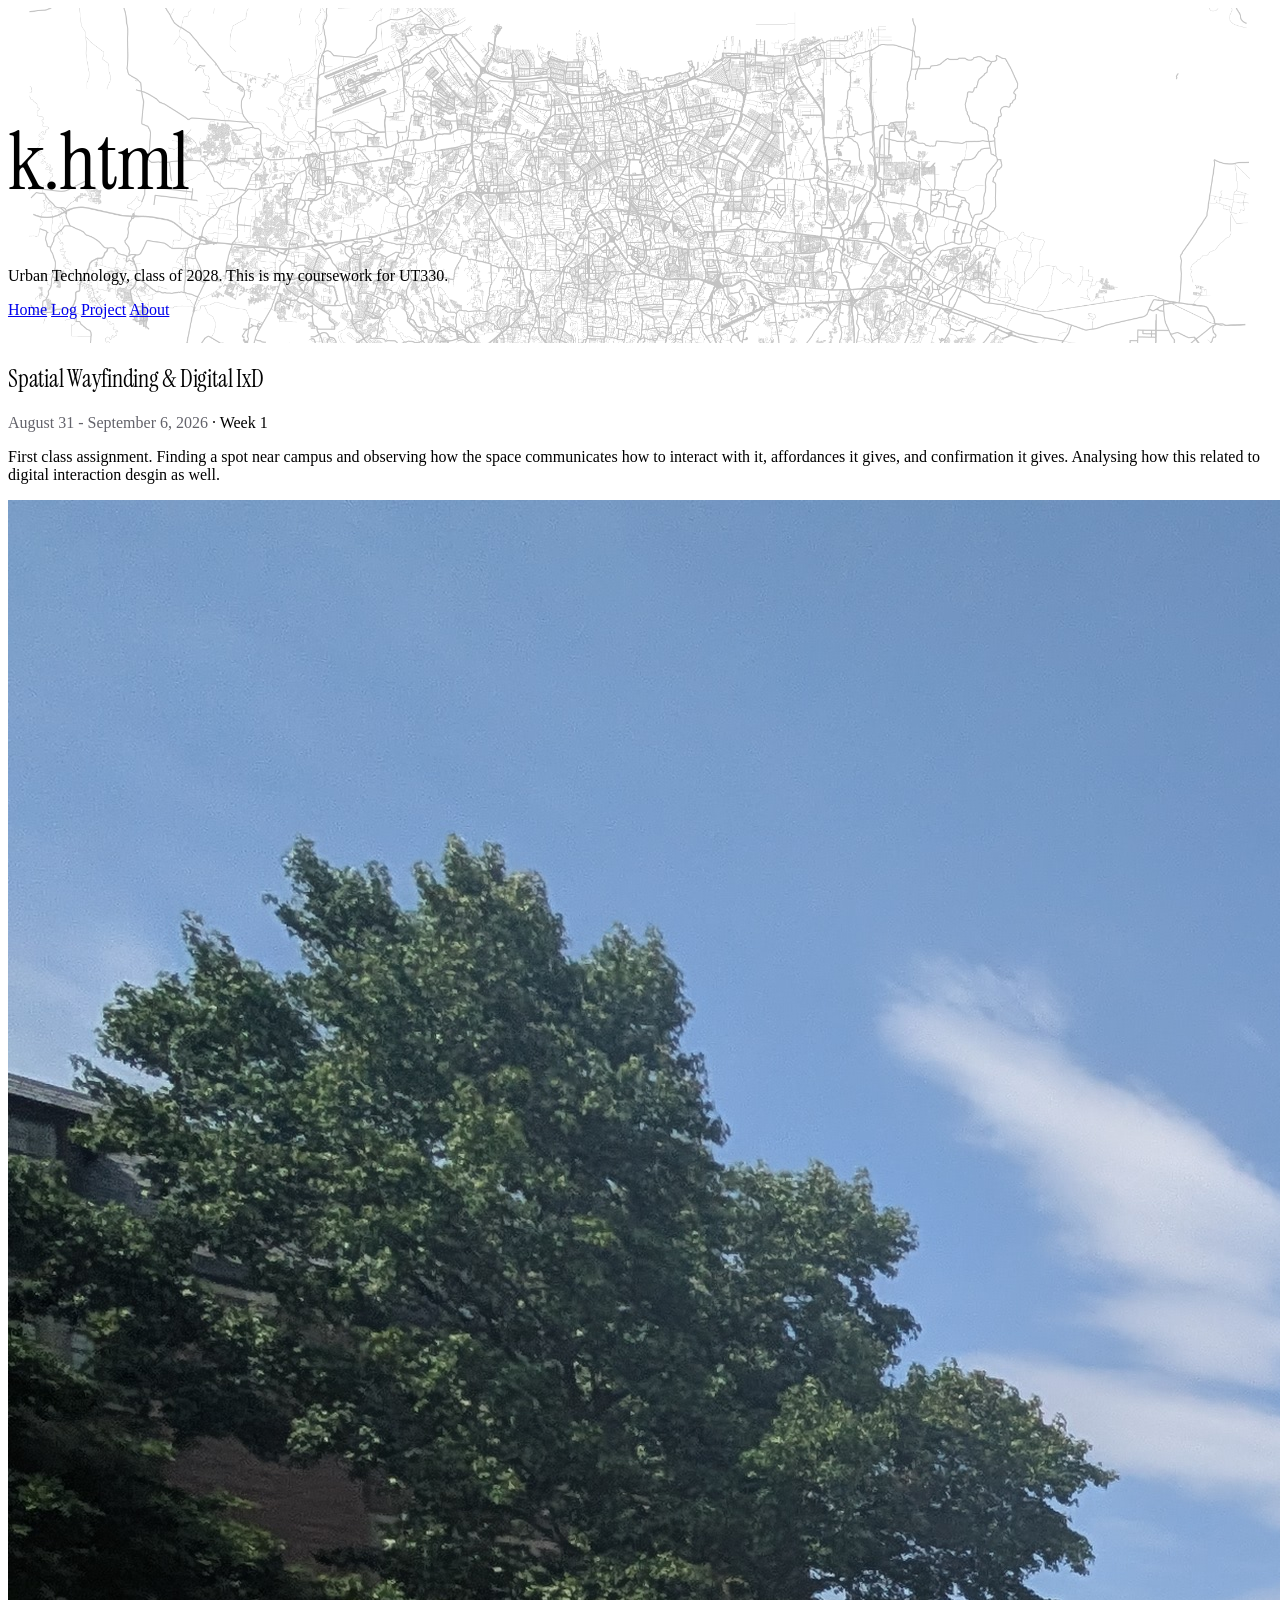
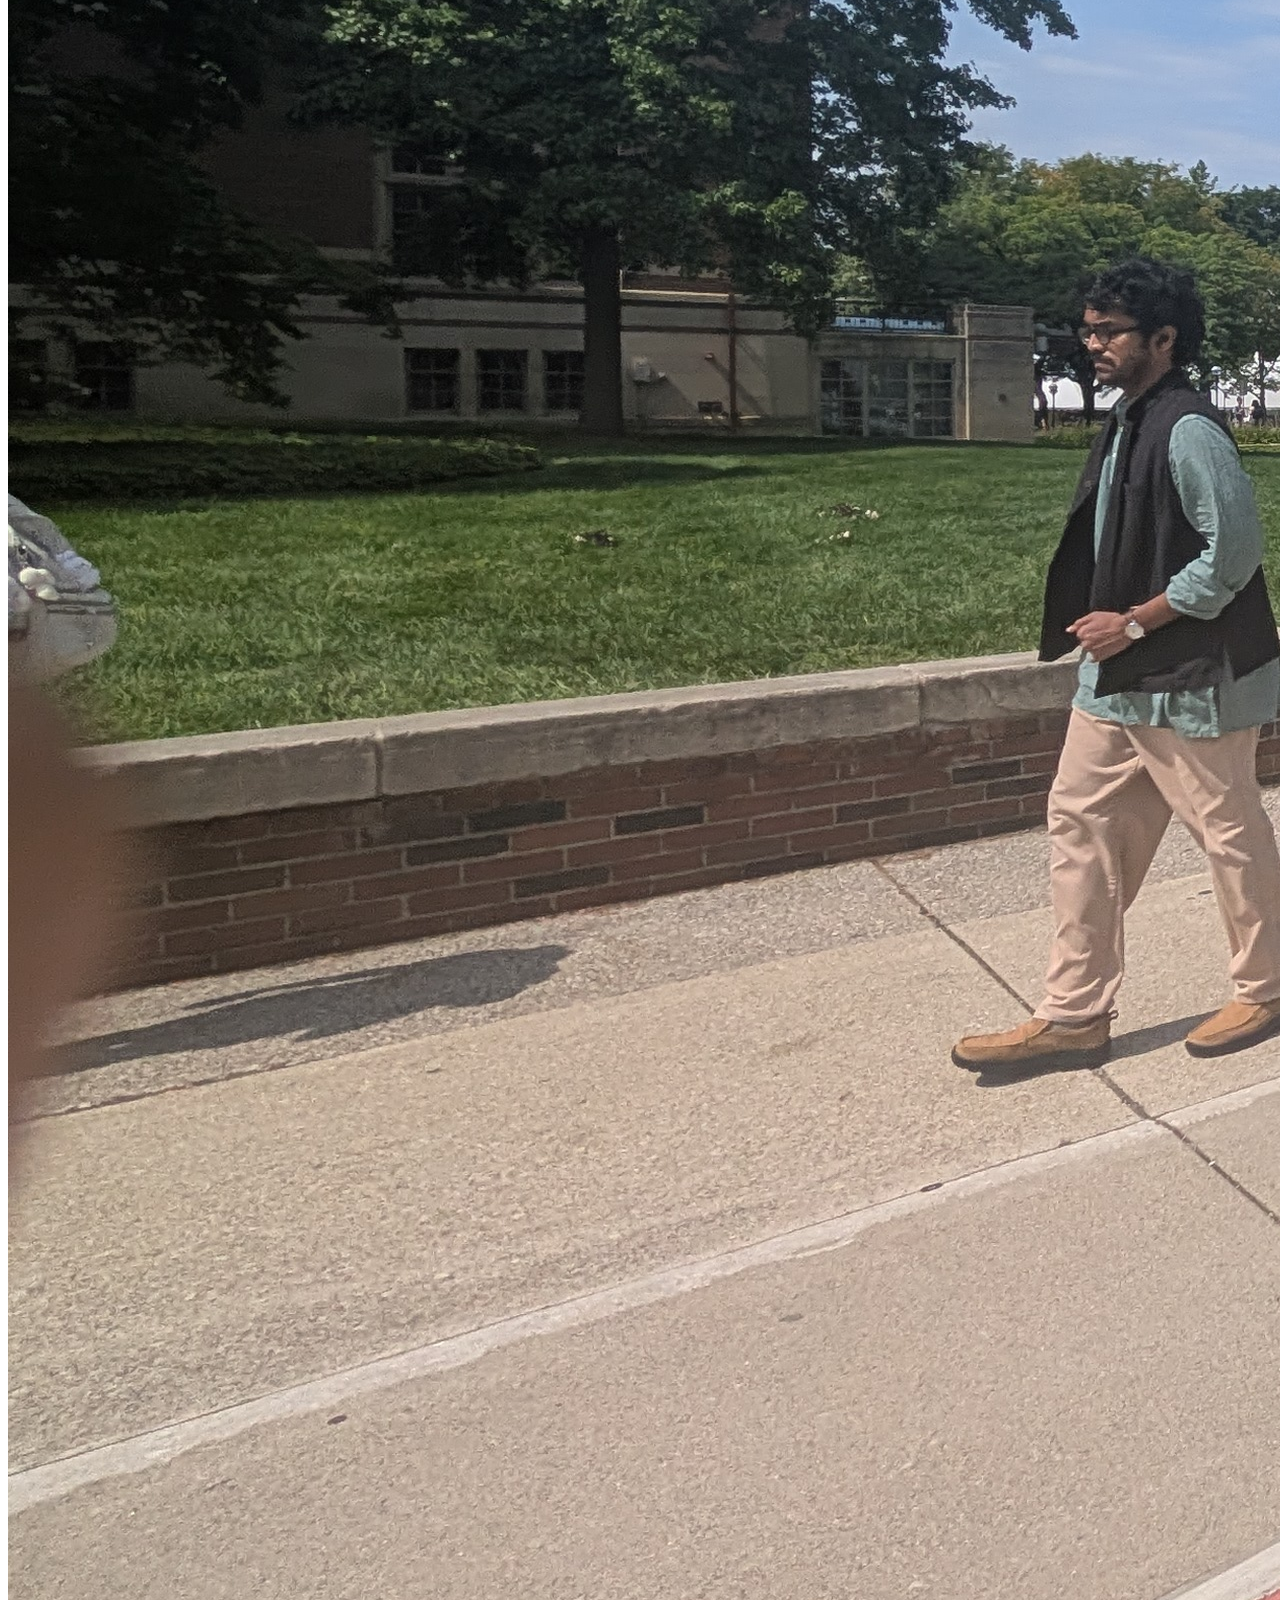
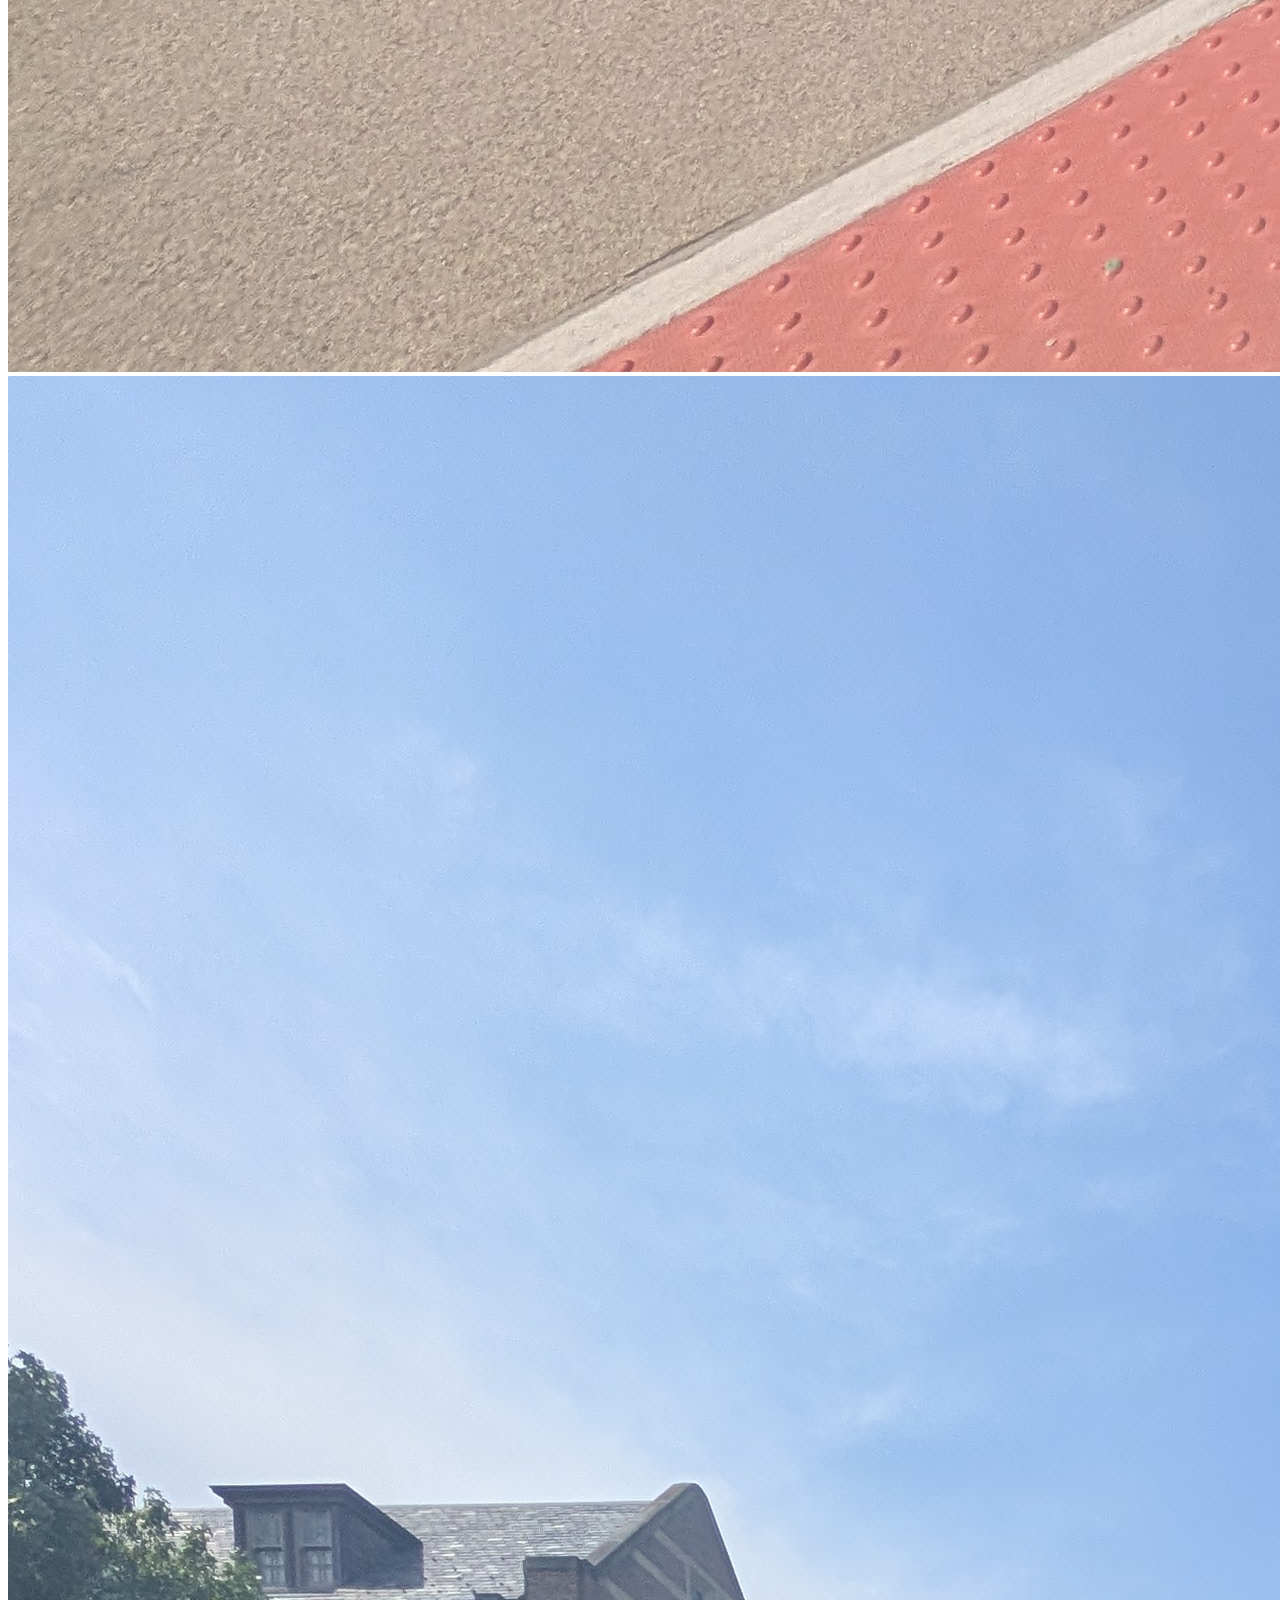
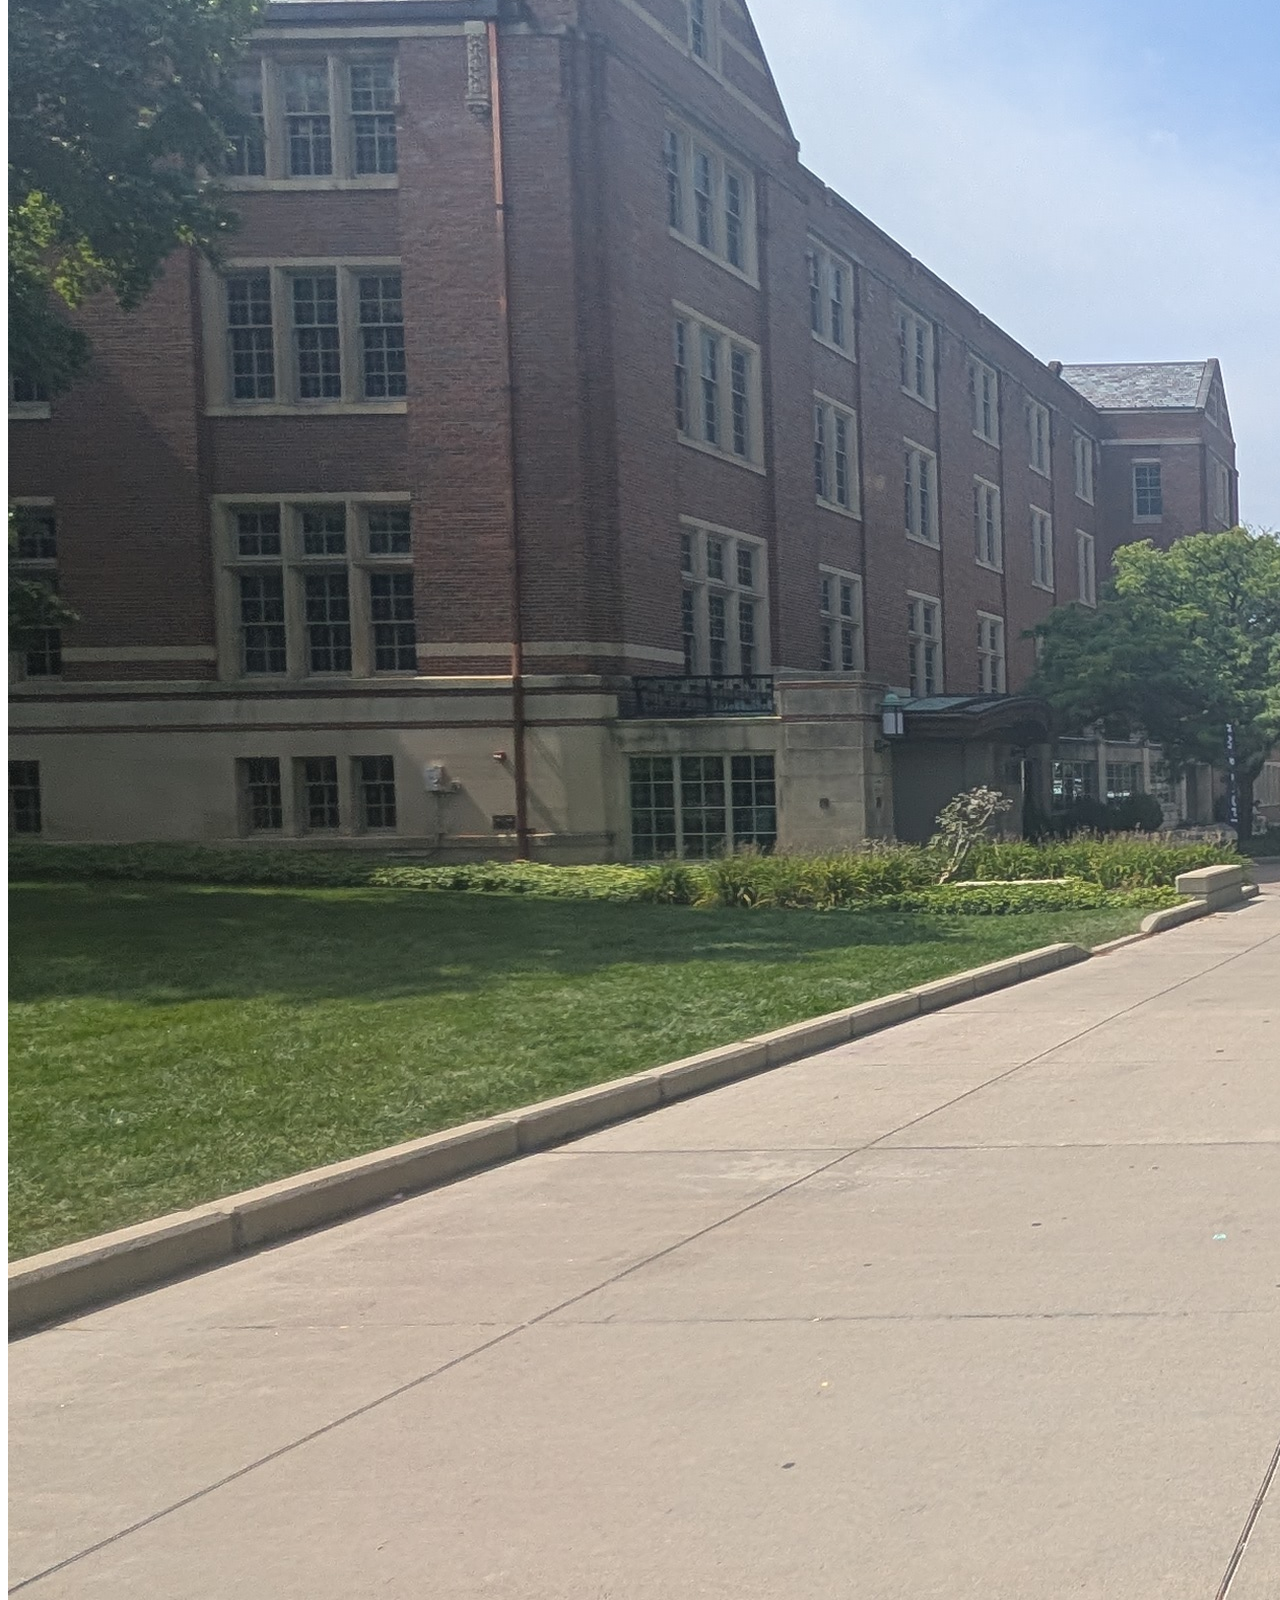
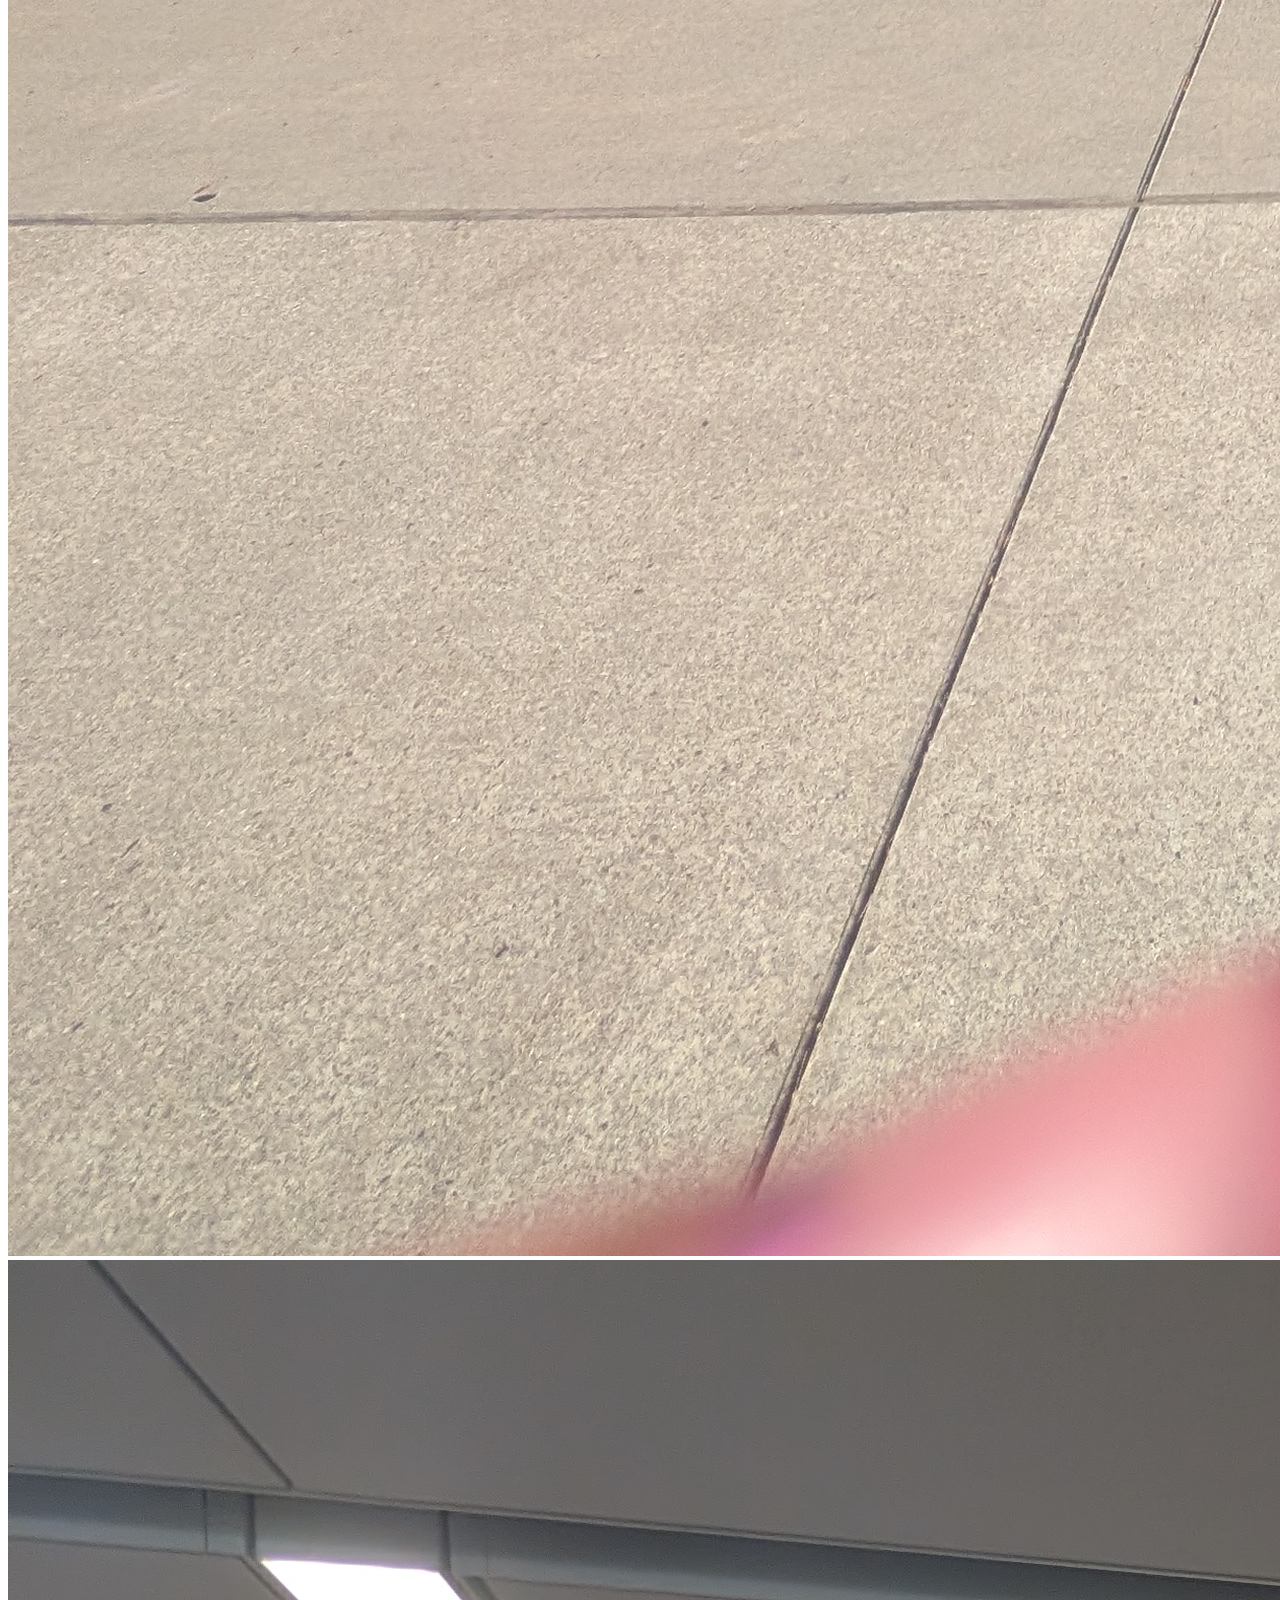
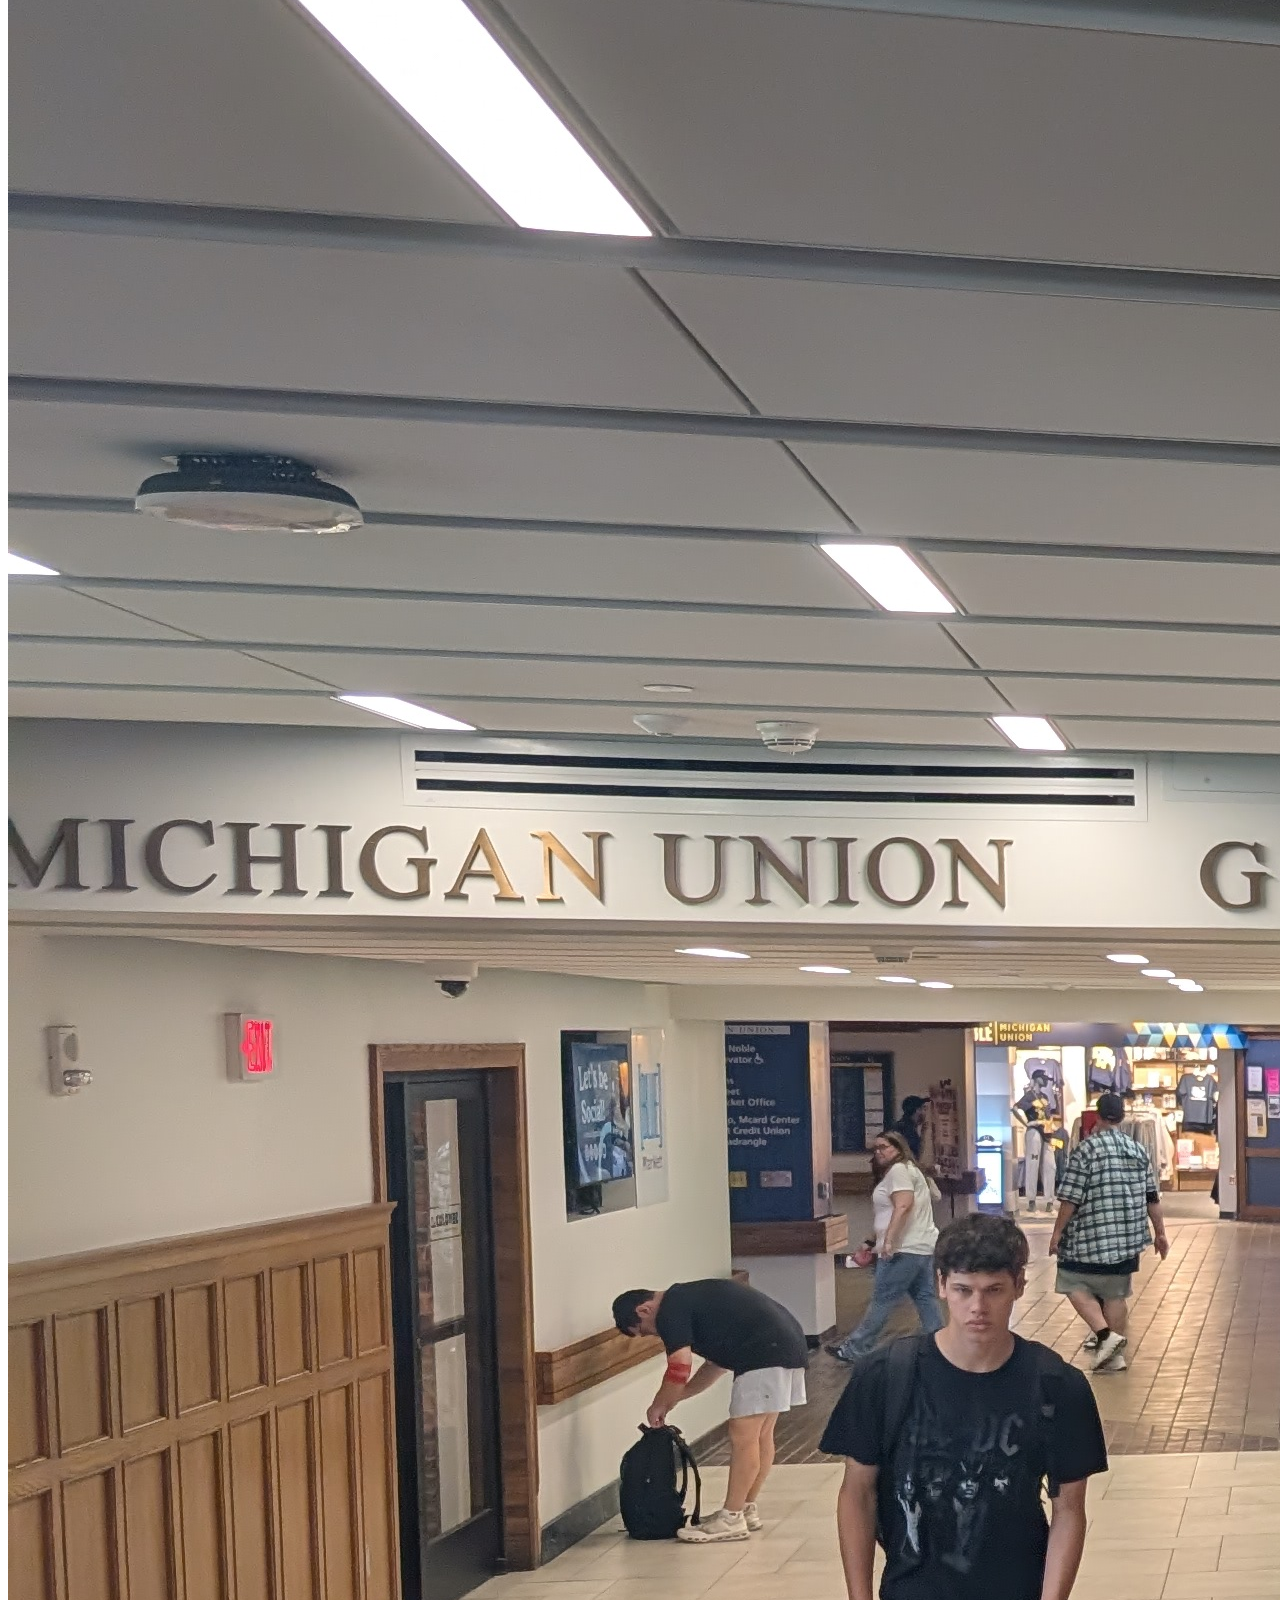
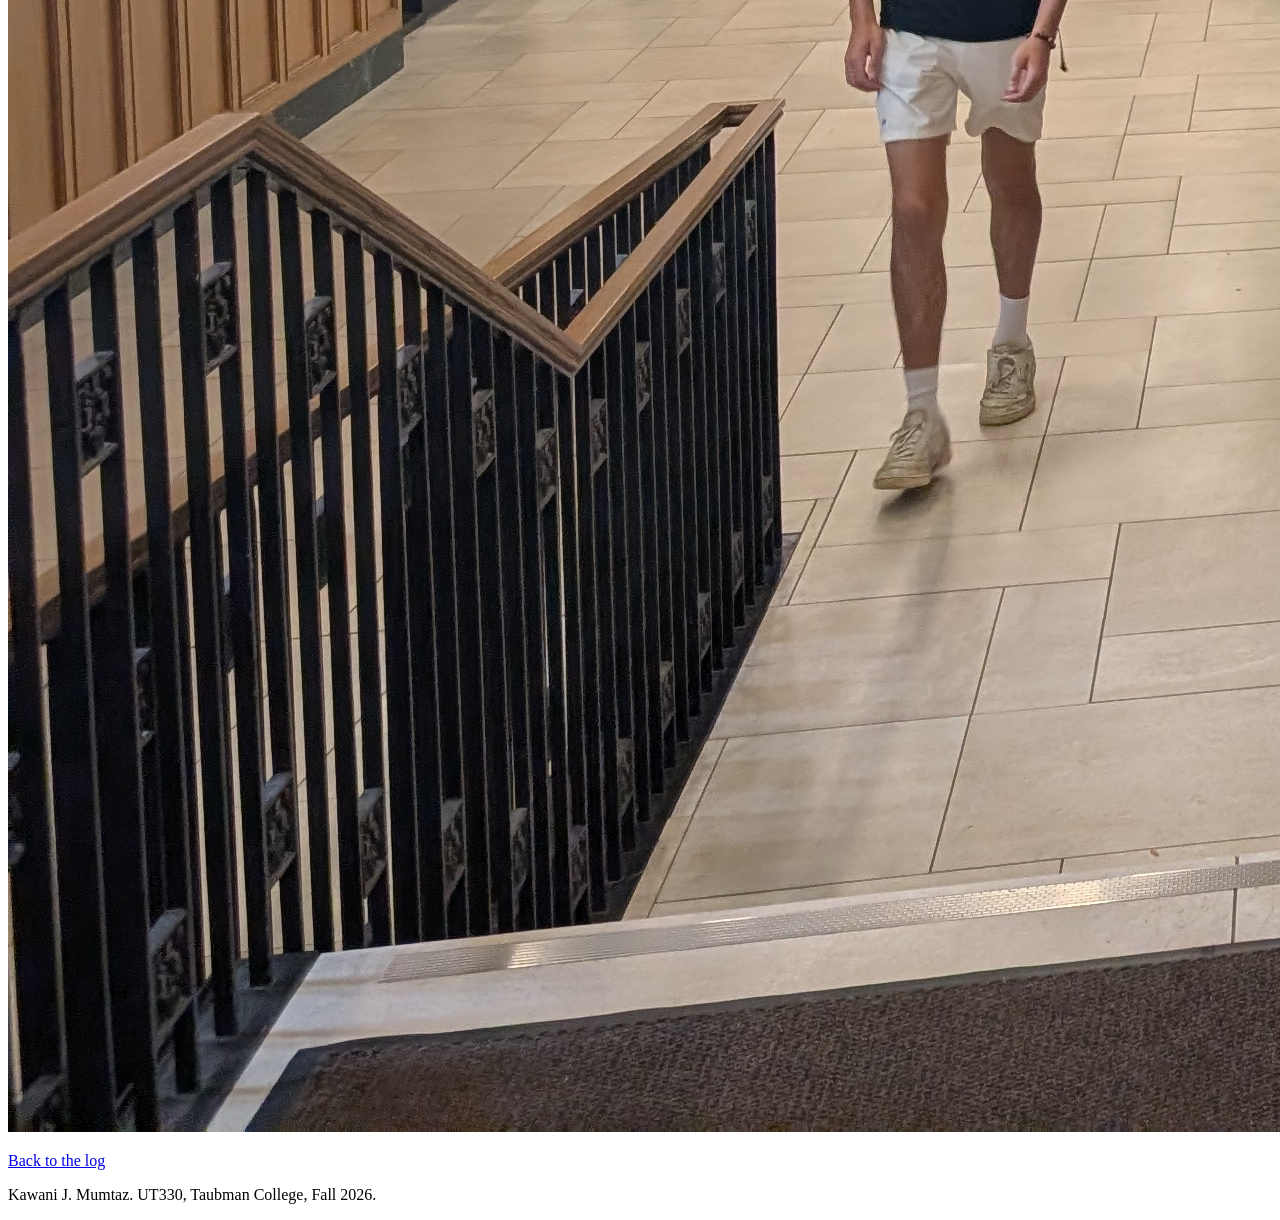
<file: entries/Week 1 Wayfinding.html>
<!DOCTYPE html>
<html lang="en">
<head>
<meta charset="utf-8">
<meta name="viewport" content="width=device-width, initial-scale=1">
<title>Week I Wayfinding</title>
<meta name="description" content="Notes on week 1.">
<link rel="stylesheet" href="https://cdn.simplecss.org/simple.min.css">
<link rel="stylesheet" href="../css/custom.css">
</head>

<body>

<header>
  <h1>k.html</h1>
  <p>Urban Technology, class of 2028. This is my coursework for UT330.</p>
  <img class="header-image" src="../images/SMAPArtboard 1.png" alt="Street map image">
  <nav>
    <a href="../index.html">Home</a>
    <a href="index.html" aria-current="page">Log</a>
    <a href="../project.html">Project</a>
    <a href="../about.html">About</a>
  </nav>
</header>

<main>

<article>

  <h2>Spatial Wayfinding & Digital IxD</h2>
  <p><time datetime="2026-08-31 - 2026-09-06">August 31 - September 6, 2026</time> · Week 1</p>

  <p>
    First class assignment. Finding a spot near campus and observing how the space communicates how to interact with it, affordances it gives, and confirmation it gives. Analysing how this related to digital interaction desgin as well.
  </p>

  <img src="../images/PXL_20260903_172142993.MP.jpg" alt="Wayfinding observation image 1">
  
  <img src="../images/PXL_20260903_172211996.jpg" alt="Wayfinding observation image 1">
  
  <img src="../images/PXL_20260903_172251701.MP.jpg" alt="Wayfinding observation image 1">

  <p><a href="index.html">Back to the log</a></p>

</article>

</main>

<footer>
  <p>Kawani J. Mumtaz. UT330, Taubman College, Fall 2026.</p>
</footer>

</body>
</html>
</file>
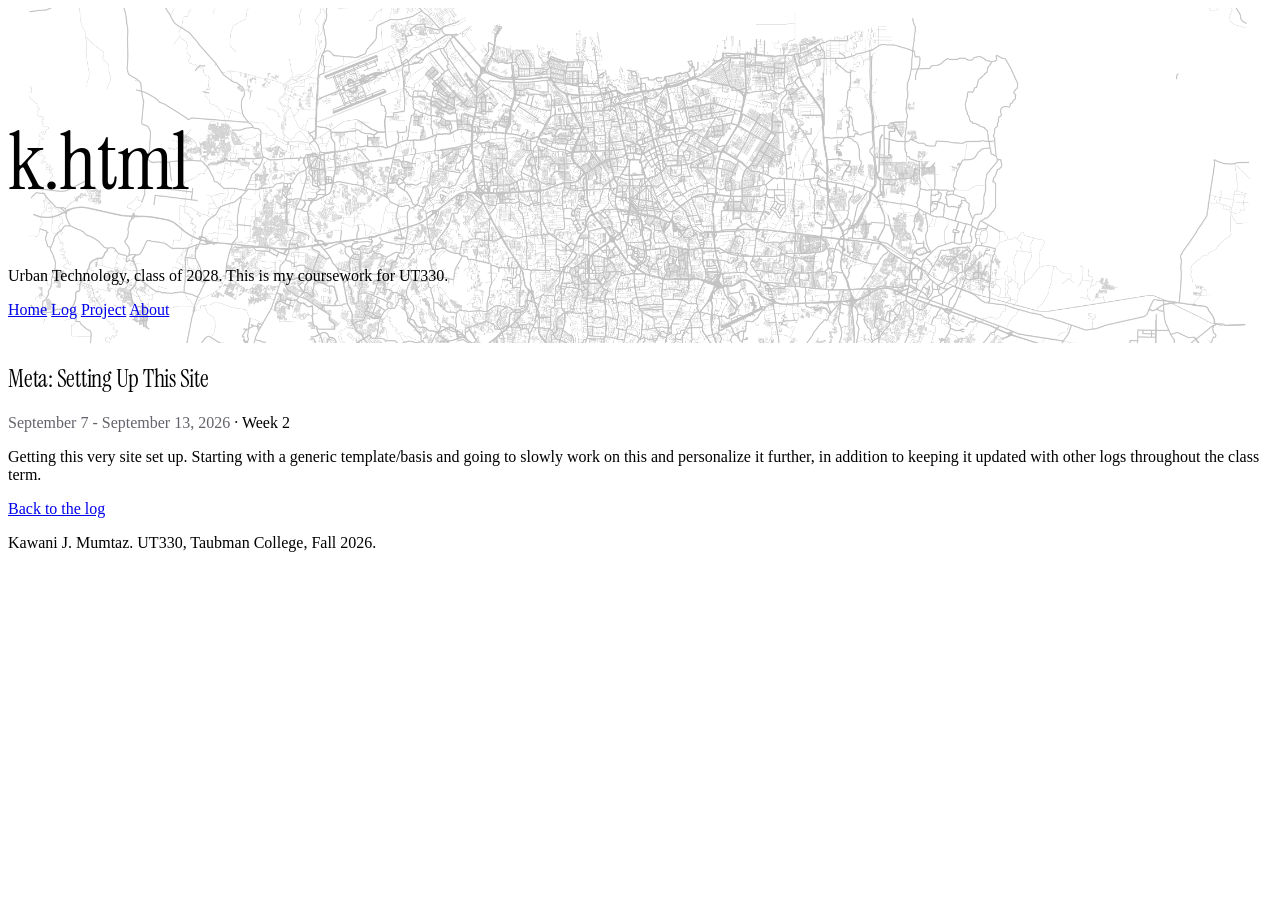
<file: entries/Week 2 This Site.html>
<!DOCTYPE html>
<html lang="en">
<head>
<meta charset="utf-8">
<meta name="viewport" content="width=device-width, initial-scale=1">
<title>Week II This Site</title>
<meta name="description" content="Notes on week 2.">
<link rel="stylesheet" href="https://cdn.simplecss.org/simple.min.css">
<link rel="stylesheet" href="../css/custom.css">
</head>

<body>

<header>
  <h1>k.html</h1>
  <p>Urban Technology, class of 2028. This is my coursework for UT330.</p>
  <img class="header-image" src="../images/SMAPArtboard 1.png" alt="Street map image">
  <nav>
    <a href="../index.html">Home</a>
    <a href="index.html" aria-current="page">Log</a>
    <a href="../project.html">Project</a>
    <a href="../about.html">About</a>
  </nav>
</header>

<main>

<article>

  <h2>Meta: Setting Up This Site</h2>
  <p><time datetime="2026-09-07 - 2026-09-13">September 7 - September 13, 2026</time> · Week 2</p>

  <p>
    Getting this very site set up. Starting with  a generic template/basis and going to slowly work on this and personalize it further, in addition to keeping it updated with other logs throughout the class term.
  </p>


  <p><a href="index.html">Back to the log</a></p>

</article>

</main>

<footer>
  <p>Kawani J. Mumtaz. UT330, Taubman College, Fall 2026.</p>
</footer>

</body>
</html>
</file>
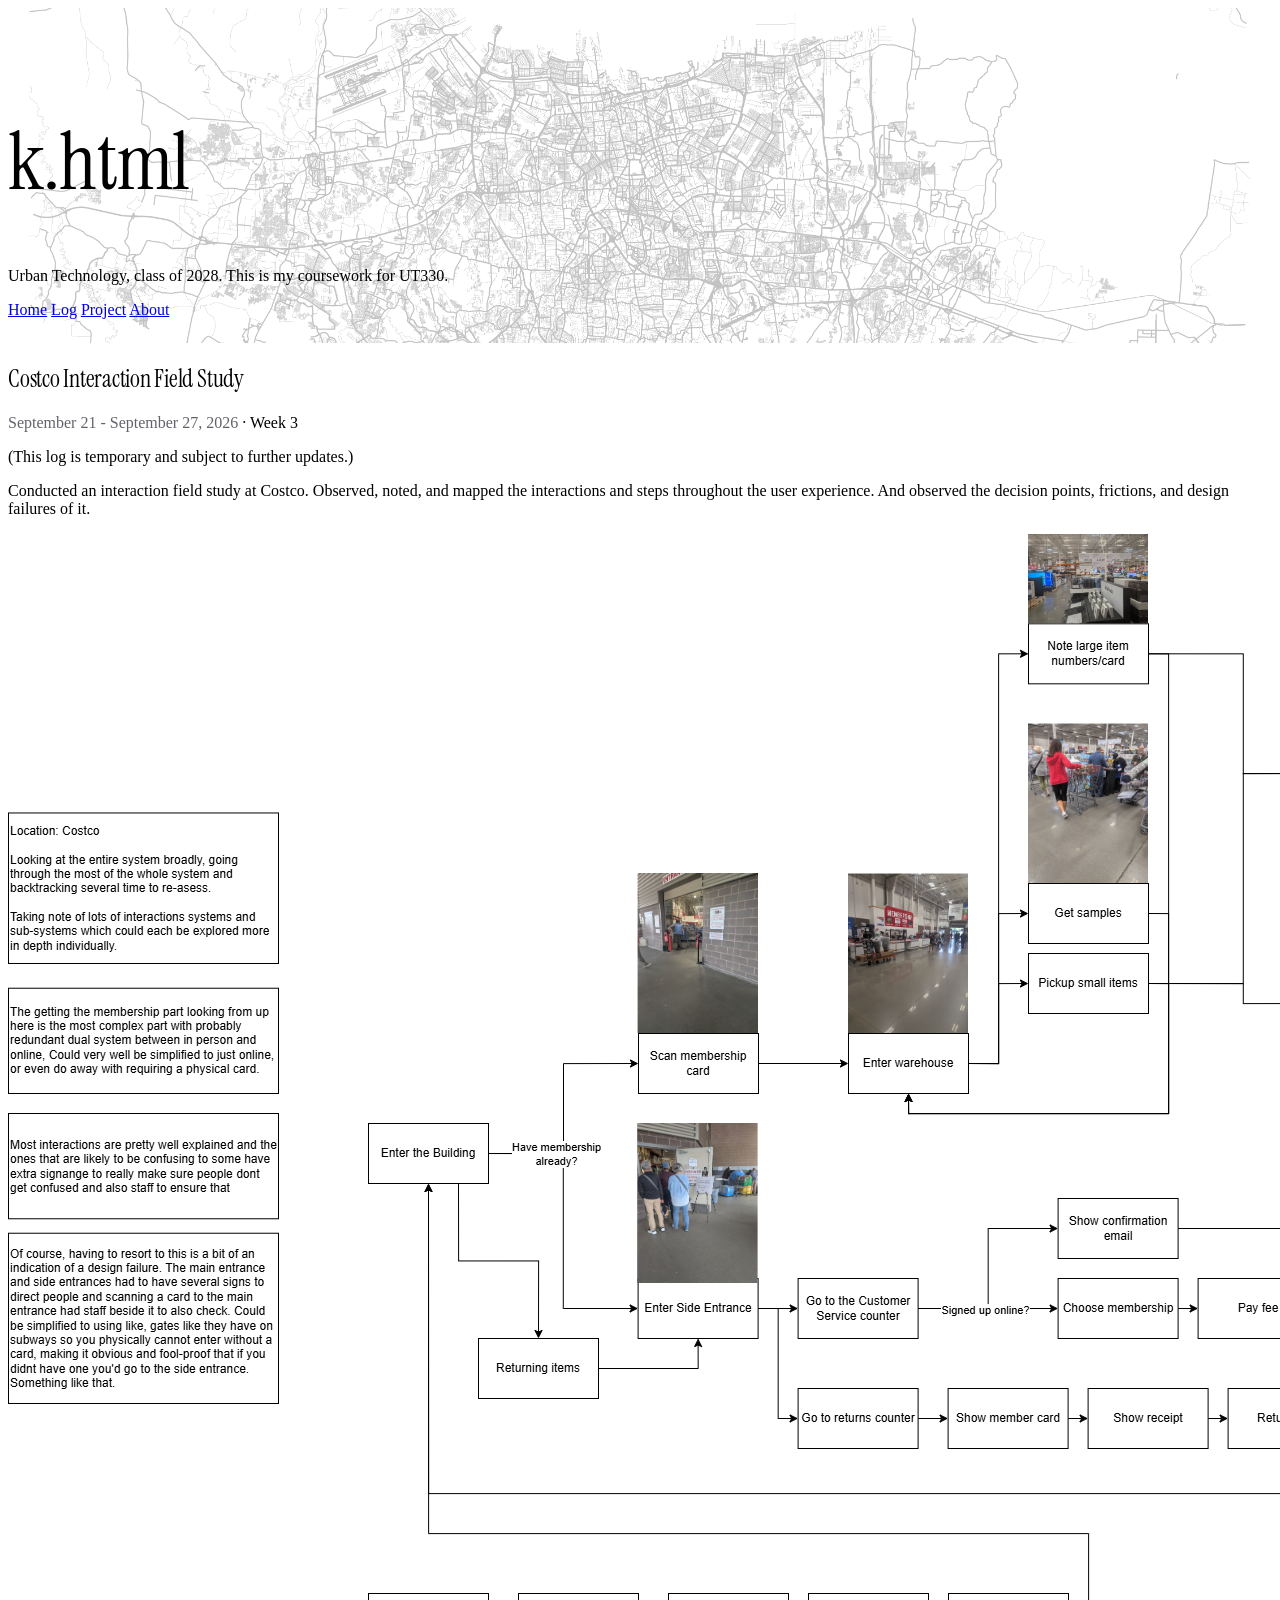
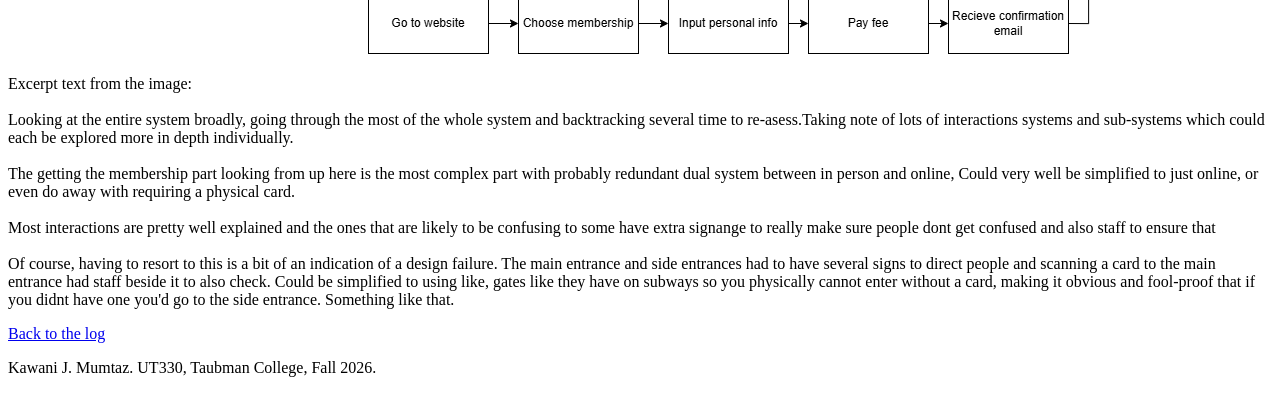
<file: entries/Week 3 Interaction Field Study.html>
<!DOCTYPE html>
<html lang="en">
<head>
<meta charset="utf-8">
<meta name="viewport" content="width=device-width, initial-scale=1">
<title>Week III Interaction Field Study</title>
<meta name="description" content="Notes on week 3.">
<link rel="stylesheet" href="https://cdn.simplecss.org/simple.min.css">
<link rel="stylesheet" href="../css/custom.css">
</head>

<body>

<header>
  <h1>k.html</h1>
  <p>Urban Technology, class of 2028. This is my coursework for UT330.</p>
  <img class="header-image" src="../images/SMAPArtboard 1.png" alt="Street map image">
  <nav>
    <a href="../index.html">Home</a>
    <a href="index.html" aria-current="page">Log</a>
    <a href="../project.html">Project</a>
    <a href="../about.html">About</a>
  </nav>
</header>

<main>

<article>

  <h2>Costco Interaction Field Study</h2>
  <p><time datetime="2026-09-21 - 2026-09-27">September 21 - September 27, 2026</time> · Week 3</p>

  <p>
    (This log is temporary and subject to further updates.)
  </p>

  <p>
    Conducted an interaction field study at Costco. Observed, noted, and mapped the interactions and steps throughout the user experience. And observed the decision points, frictions, and design failures of it.
  </p>

  <img src="../images/COSTCO.drawio.png" alt="Costco interaction field study image">

  <p>
    Excerpt text from the image:<br><br>
    Looking at the entire system broadly, going through the most of the whole system and backtracking several time to re-asess.Taking note of lots of interactions systems and sub-systems which could each be explored more in depth individually.  
    <br><br>
    The getting the membership part looking from up here is the most complex part with probably redundant dual system between in person and online, Could very well be simplified to just online, or even do away with requiring a physical card.
    <br><br>
    Most interactions are pretty well explained and the ones that are likely to be confusing to some have extra signange to really make sure people dont get confused and also staff to ensure that
    <br><br>
    Of course, having to resort to this is a bit of an indication of a design failure. The main entrance and side entrances had to have several signs to direct people and scanning a card to the main entrance had staff beside it to also check. Could be simplified to using like, gates like they have on subways so you physically cannot enter without a card, making it obvious and fool-proof that if you didnt have one you'd go to the side entrance. Something like that.
  </p>

  <p><a href="index.html">Back to the log</a></p>

</article>

</main>

<footer>
  <p>Kawani J. Mumtaz. UT330, Taubman College, Fall 2026.</p>
</footer>

</body>
</html>
</file>
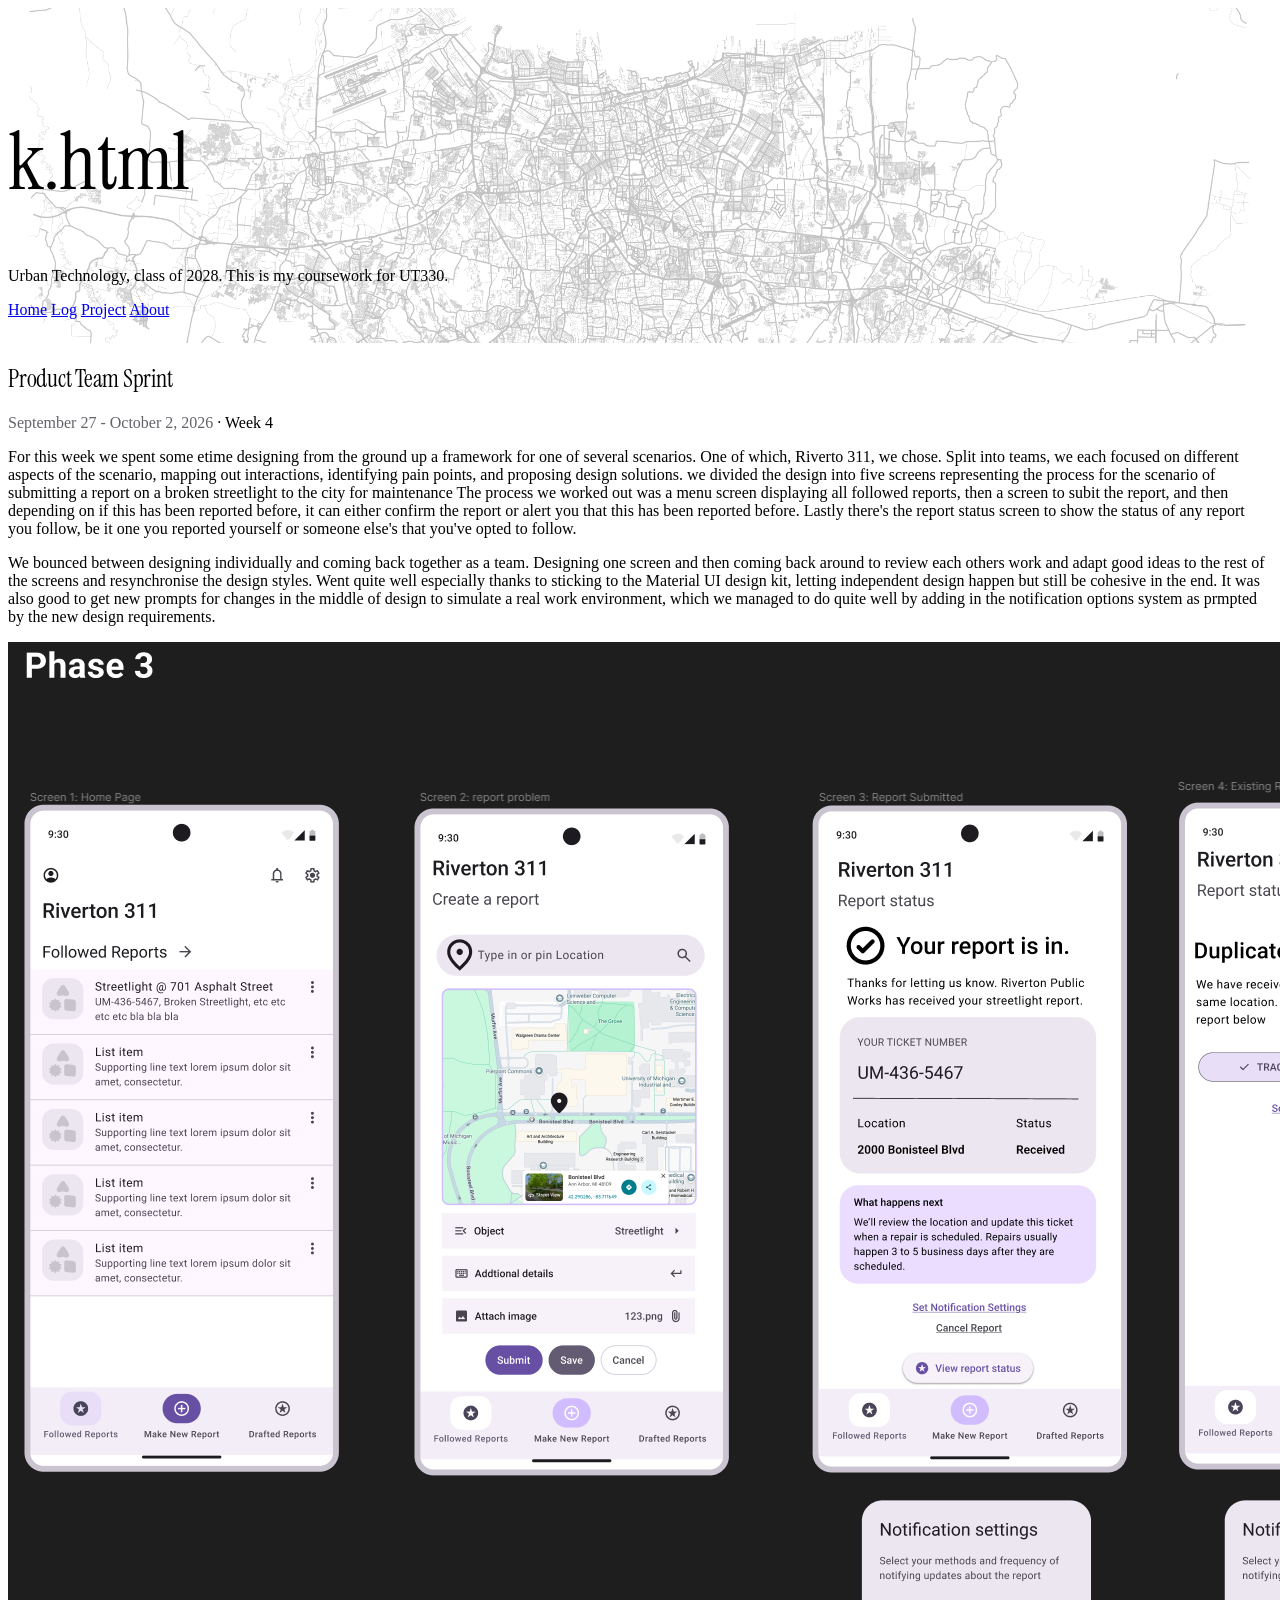
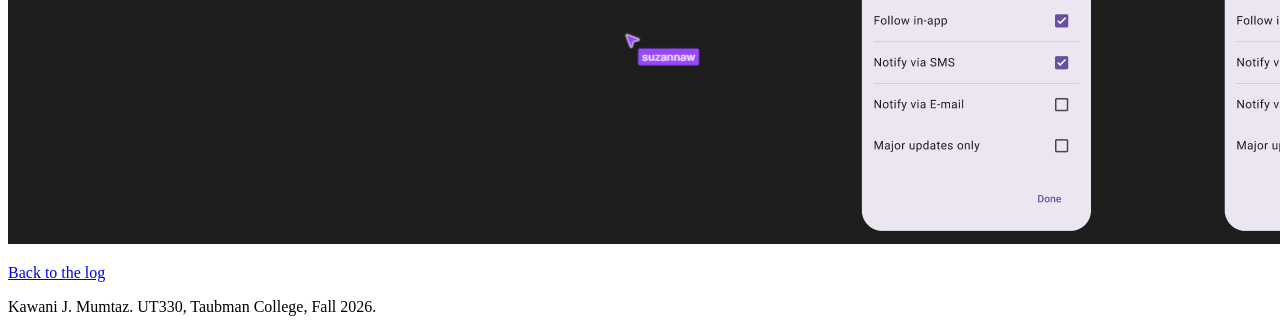
<file: entries/Week 4 Team Sprint.html>
<!DOCTYPE html>
<html lang="en">
<head>
<meta charset="utf-8">
<meta name="viewport" content="width=device-width, initial-scale=1">
<title>Week IV Product Team Sprint</title>
<meta name="description" content="Notes on week 4.">
<link rel="stylesheet" href="https://cdn.simplecss.org/simple.min.css">
<link rel="stylesheet" href="../css/custom.css">
</head>

<body>

<header>
  <h1>k.html</h1>
  <p>Urban Technology, class of 2028. This is my coursework for UT330.</p>
  <img class="header-image" src="../images/SMAPArtboard 1.png" alt="Street map image">
  <nav>
    <a href="../index.html">Home</a>
    <a href="index.html" aria-current="page">Log</a>
    <a href="../project.html">Project</a>
    <a href="../about.html">About</a>
  </nav>
</header>

<main>

<article>

  <h2>Product Team Sprint</h2>
  <p><time datetime="2026-09-27 - 2026-10-2">September 27 - October 2, 2026</time> · Week 4</p>

  <p>
    For this week we spent some etime designing from the ground up a framework for one of several scenarios. One of which, Riverto 311, we chose. Split into teams, we each focused on different aspects of the scenario, mapping out interactions, identifying pain points, and proposing design solutions. we divided the design into five screens representing the process for the scenario of submitting a report on a broken streetlight to the city for maintenance
    The process we worked out was a menu screen displaying all followed reports, then a screen to subit the report, and then depending on if this has been reported before, it can either confirm the report or alert you that this has been reported before. Lastly there's the report status screen to show the status of any report you follow, be it one you reported yourself or someone else's that you've opted to follow.
  </p>
  <p>
    We bounced between designing individually and coming back together as a team. Designing one screen and then coming back around to review each others work and adapt good ideas to the rest of the screens and resynchronise the design styles. Went quite well especially thanks to sticking to the Material UI design kit, letting independent design happen but still be cohesive in the end.
    It was also good to get new prompts for changes in the middle of design to simulate a real work environment, which we managed to do quite well by adding in the notification options system as prmpted by the new design requirements.
  </p>

  <img src="../images/TeamSprint.png" alt="Team Sprint Result Image">


  <p><a href="index.html">Back to the log</a></p>

</article>

</main>

<footer>
  <p>Kawani J. Mumtaz. UT330, Taubman College, Fall 2026.</p>
</footer>

</body>
</html>
</file>
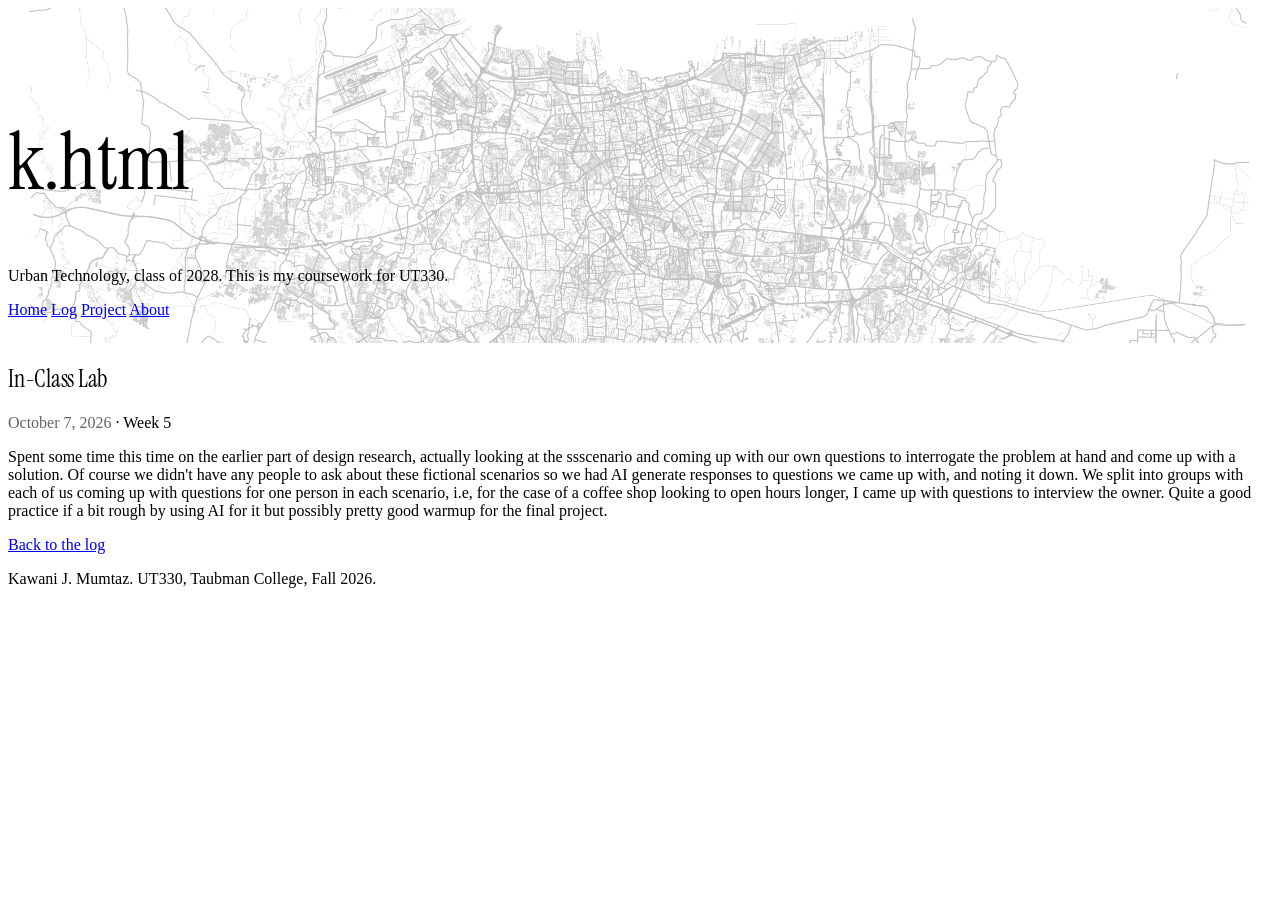
<file: entries/Week 5 In-Class Lab.html>
<!DOCTYPE html>
<html lang="en">
<head>
<meta charset="utf-8">
<meta name="viewport" content="width=device-width, initial-scale=1">
<title>Week V In-Class Lab</title>
<meta name="description" content="Notes on week 5.">
<link rel="stylesheet" href="https://cdn.simplecss.org/simple.min.css">
<link rel="stylesheet" href="../css/custom.css">
</head>

<body>

<header>
  <h1>k.html</h1>
  <p>Urban Technology, class of 2028. This is my coursework for UT330.</p>
  <img class="header-image" src="../images/SMAPArtboard 1.png" alt="Street map image">
  <nav>
    <a href="../index.html">Home</a>
    <a href="index.html" aria-current="page">Log</a>
    <a href="../project.html">Project</a>
    <a href="../about.html">About</a>
  </nav>
</header>

<main>

<article>

  <h2>In-Class Lab</h2>
  <p><time datetime="2026-10-7">October 7, 2026</time> · Week 5</p>

  <p>
    Spent some time this time on the earlier part of design research, actually looking at the ssscenario and coming up with our own questions to interrogate the problem at hand and come up with a solution. Of course we didn't have any people to ask about these fictional scenarios
    so we had AI generate responses to questions we came up with, and noting it down. We split into groups with each of us coming up with questions for one person in each scenario, i.e, for the case of a coffee shop looking to open hours longer, I came up with questions to interview the
    owner. Quite a good practice if a bit rough by using AI for it but possibly pretty good warmup for the final project.
  </p>


  <p><a href="index.html">Back to the log</a></p>

</article>

</main>

<footer>
  <p>Kawani J. Mumtaz. UT330, Taubman College, Fall 2026.</p>
</footer>

</body>
</html>
</file>
<file: css/custom.css>
/* ============================================================
   YOUR STYLES

   This file loads AFTER simple.css in the HTML, so anything you
   write here wins. That order is called the cascade. If you put
   this link above simple.css instead, none of it will work.

   Simple.css already styles every HTML element. You are not
   starting from nothing. You are adjusting something.
   ============================================================ */


/* ------------------------------------------------------------
   1. FONTS

   The @import below pulls two typefaces from Google Fonts.
   To change them:
     1. go to fonts.google.com or fontshare.com
     2. pick a font, copy the @import they give you
     3. replace the line below
     4. put the font's name in --sans-font or --heading-font

   @import must be the first thing in the file. Always.
   ------------------------------------------------------------ */

@import url('https://fonts.googleapis.com/css2?family=Instrument+Serif:ital@0;1&family=Inter:wght@400;600&display=swap');


/* ------------------------------------------------------------
   2. VARIABLES

   These names come from simple.css. Changing a value here
   changes it everywhere on every page at once.

   Change all of them. The point is that your site does not
   look like the starter.
   ------------------------------------------------------------ */

:root, ::backdrop {

  /* --- type --- */
  --sans-font: 'Inter', system-ui, sans-serif;   /* body text */
  --heading-font: 'Instrument Serif', Georgia, serif;  /* mine, not simple.css's */
  --mono-font: ui-monospace, Menlo, Consolas, monospace;

  /* --- color --- */
  --bg:          #FCFBF9;   /* page background */
  --accent-bg:   #FCFBF9;   /* boxes, table headers, quote backgrounds */
  --text:        #1B1B1D;   /* body text */
  --text-light:  #63636B;   /* captions and secondary text */
  --border:      #D7D4CC;   /* rules and outlines */
  --accent:      #1F5C4A;   /* links */
  --accent-hover:#2E8268;
  --accent-text: var(--bg); /* text sitting on top of accent */
  --code:        #9A2A5C;
  --marked:      #F5E06B;   /* highlighter color for <mark> */

  --standard-border-radius: 3px;
}


/* ------------------------------------------------------------
   3. ADJUSTMENTS

   Simple.css does not have a heading font variable, so this
   applies mine. Delete it if you only want one typeface.
   ------------------------------------------------------------ */

h1, h2, h3, h4 {
  font-family: var(--heading-font);
  font-weight: 400;
  letter-spacing: -0.01em;
}

h1 { font-size: 2.6rem; line-height: 1.1; }

/* Dates and captions */
time { color: var(--text-light); }

figcaption { font-size: 0.9rem; }

/* Simple.css centers the header. This left-aligns it. */
header {
   position: relative;
   overflow: hidden;
   text-align: left;
   padding-bottom: 1.5rem;
   padding-top: 1.5rem;
}
header > nav { margin-top: 0rem; }
header > h1 {padding-top: 2rem; padding-bottom: 0.5rem; font-size: 5rem;}

header > *:not(.header-image) {
   position: relative;
   z-index: 1;
}

.header-image {
   position: absolute;
   z-index: 0;
   inset: 0;
   width: 100%;
   height: 100%;
   margin: 0;
   object-fit: cover;
   object-position: 50% 30%;
   opacity: 0.3;
   pointer-events: none;
}


/* ------------------------------------------------------------
   4. YOUR CSS

   Write below here so you can always find your own work.
   ------------------------------------------------------------ */
</file>
